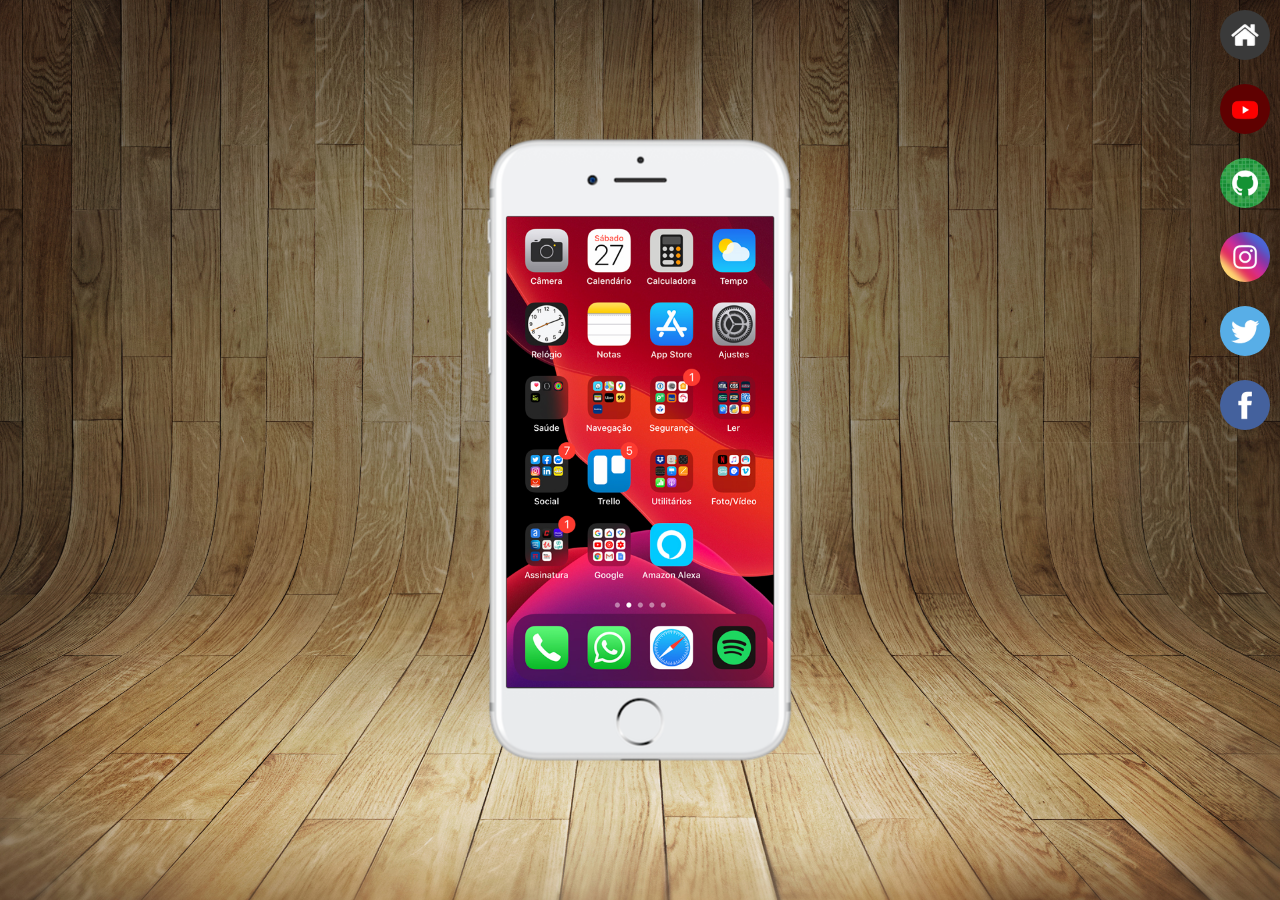
<file: index.html>
<!DOCTYPE html>
<html lang="pt-br">
<head>
    <meta charset="UTF-8">
    <meta name="viewport" content="width=device-width, initial-scale=1.0">
    <link rel="shortcut icon" href="favicon.ico" type="image/x-icon">
    <link rel="stylesheet" href="estilos/style.css">
    
    <title>Projeto Redes Sociais</title>
</head>
<body>
   <main>
    <section id="telefone">
        <iframe src="home.html" name="tela" id="tela" frameborder="0">
            Seu navegador não é compativel com isso.
        </iframe>
    </section>
    <section id="redes-sociais">
        <a href="home.html" target="tela"><img src="imagens/logo-home.jpg" alt="Home"></a><br>
        
        <a href="youtube.html" target="tela"><img src="imagens/logo-youtube.jpg" alt="Youtube"></a><br>

        <a href="github.html" target="tela"><img src="imagens/logo-github.jpg" alt="Github"></a><br>
        
        <a href="instagram.html" target="tela"><img src="imagens/logo-instagram.jpg" alt="Instagram"></a><br>

        <a href="Twitter.html" target="tela"><img src="imagens/logo-twitter.jpg" alt="Twitter"></a><br>
        
        <a href="facebook.html" target="tela"><img src="imagens/logo-facebook.jpg" alt="Facebook"></a>
    </section>
   </main>
    
</body>
</html>
</file>
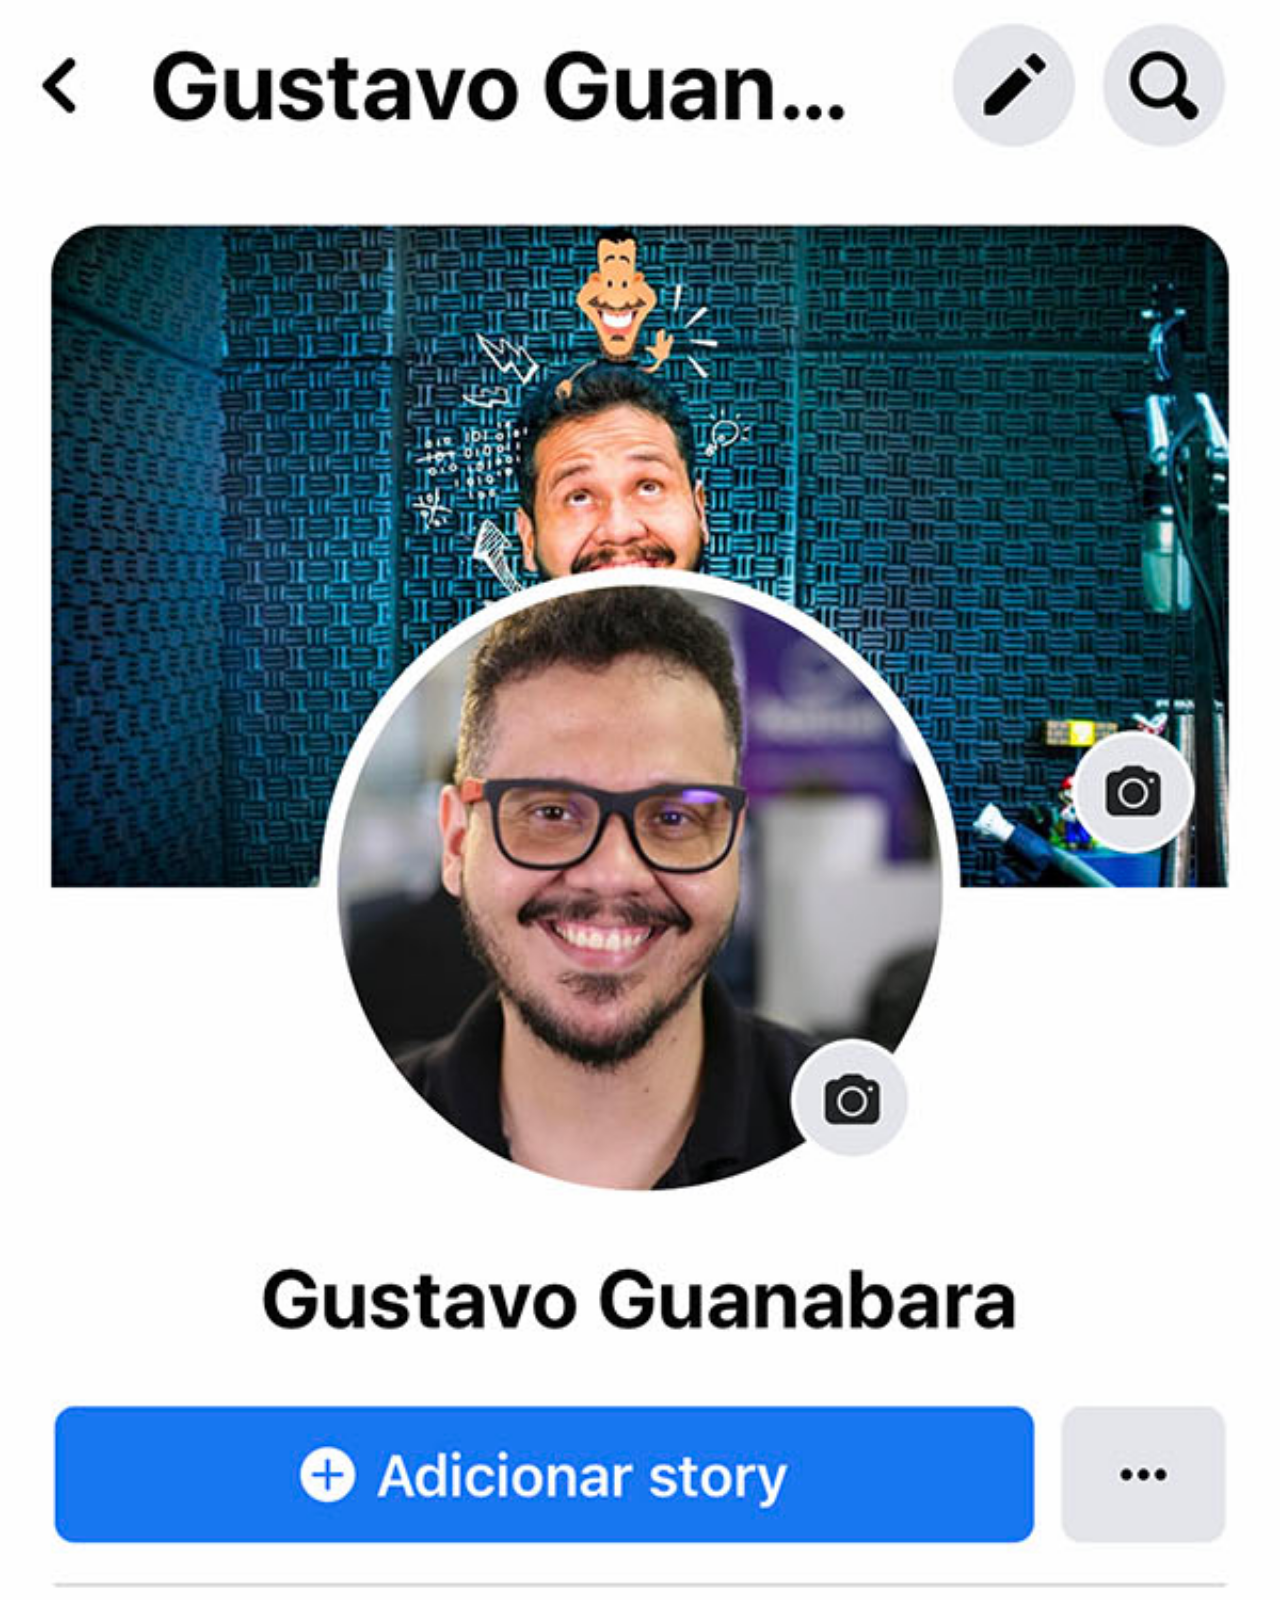
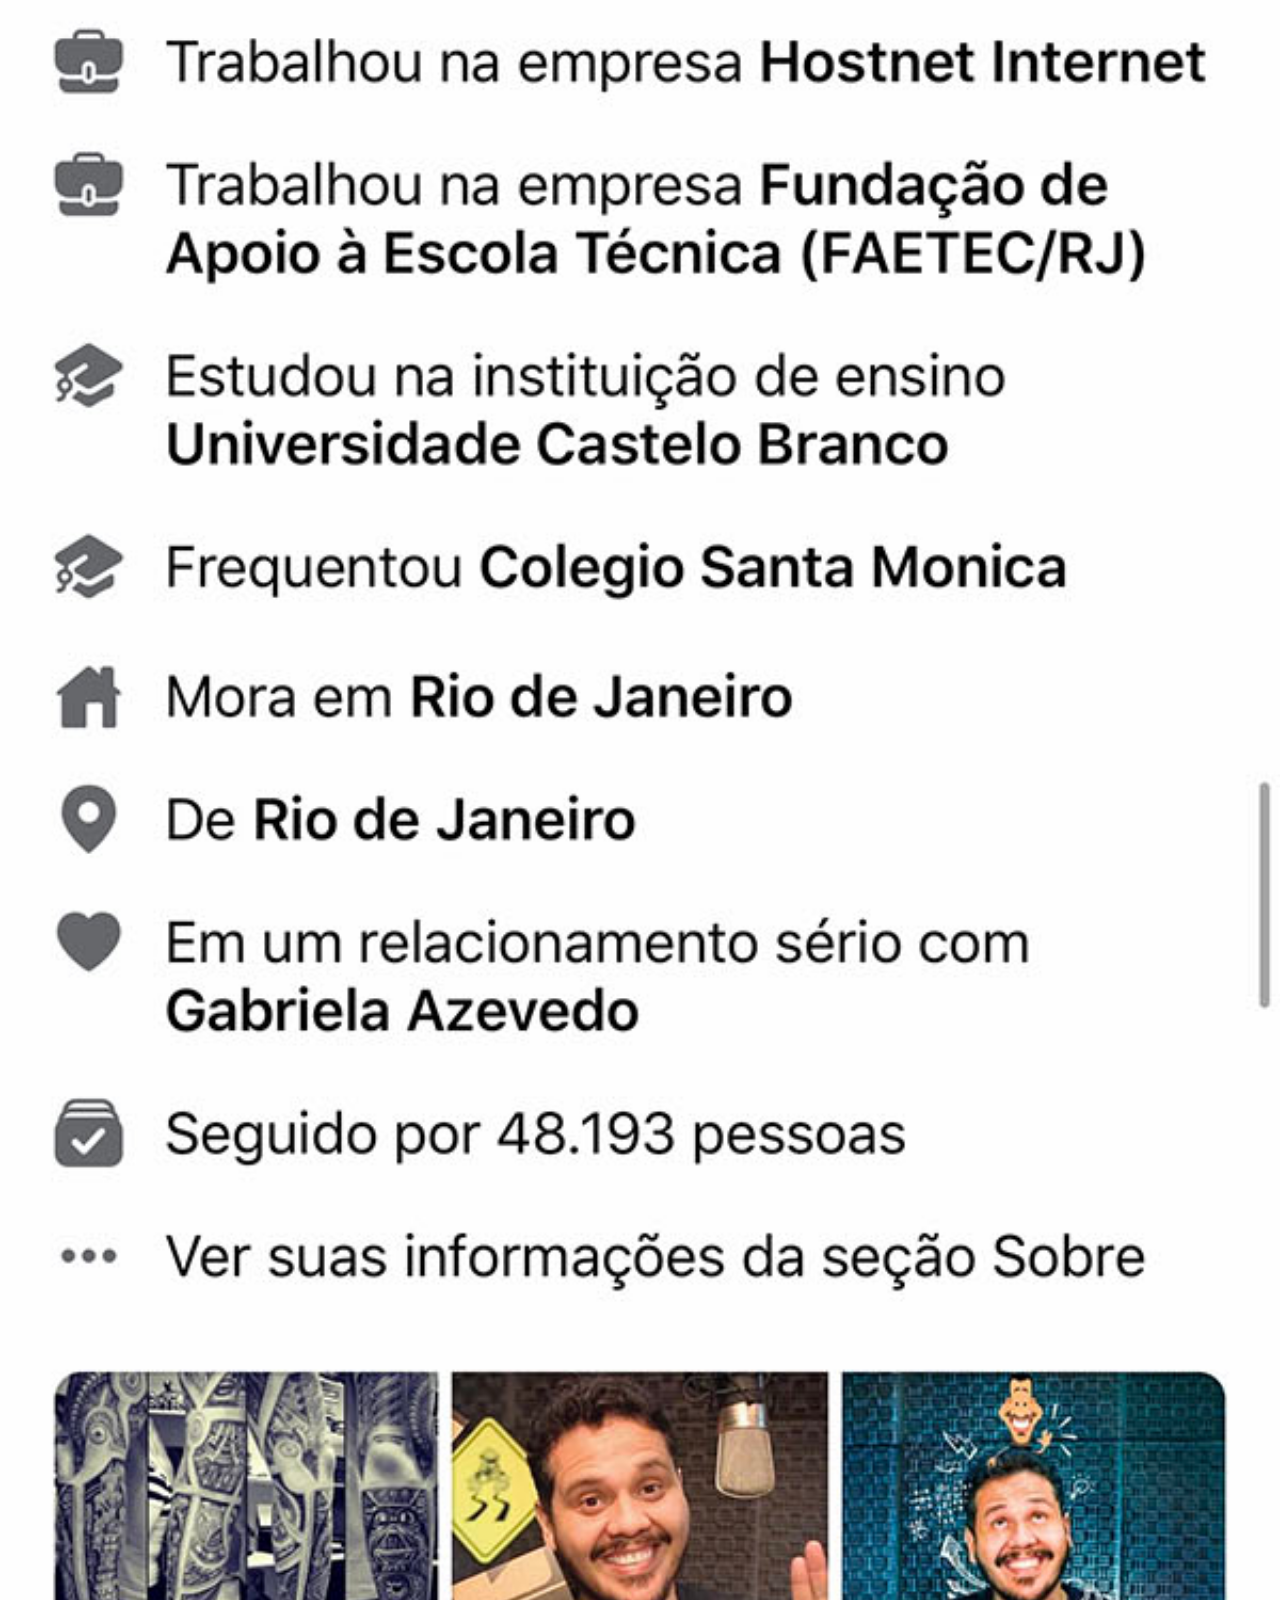
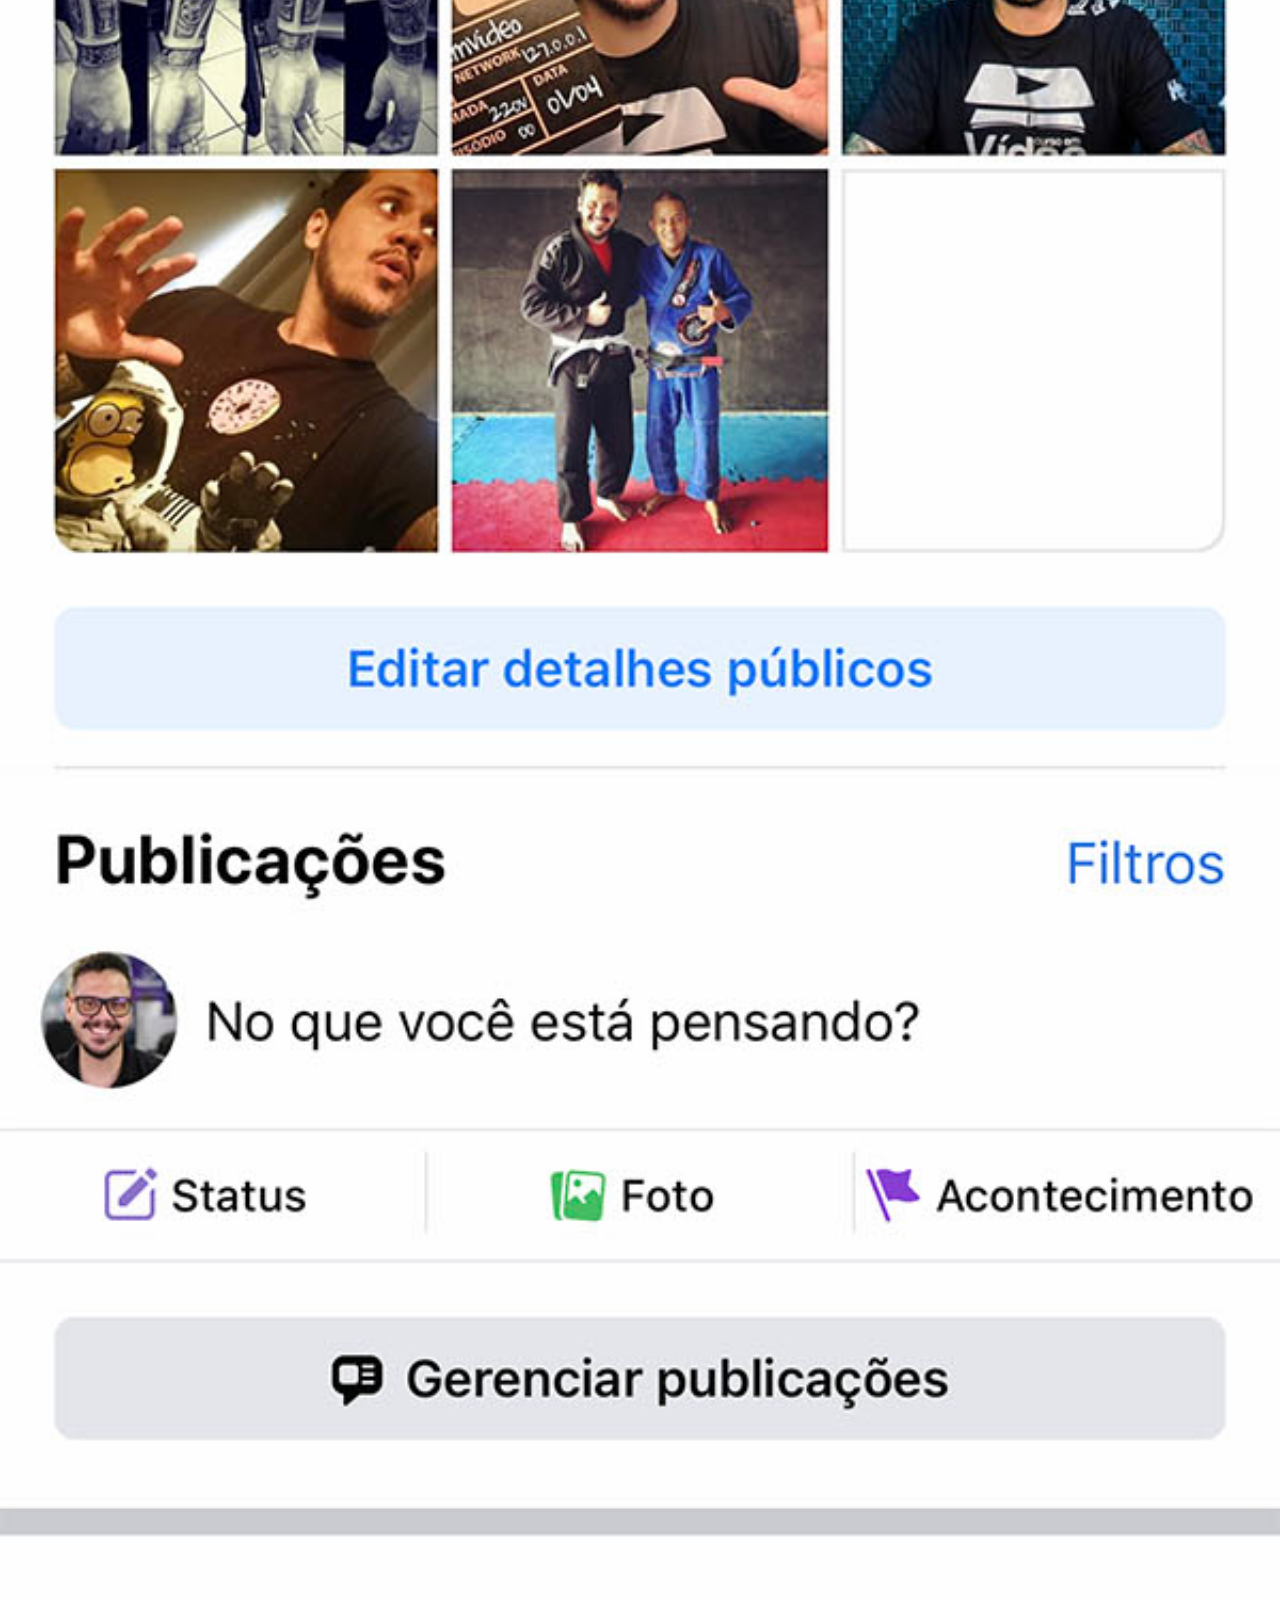
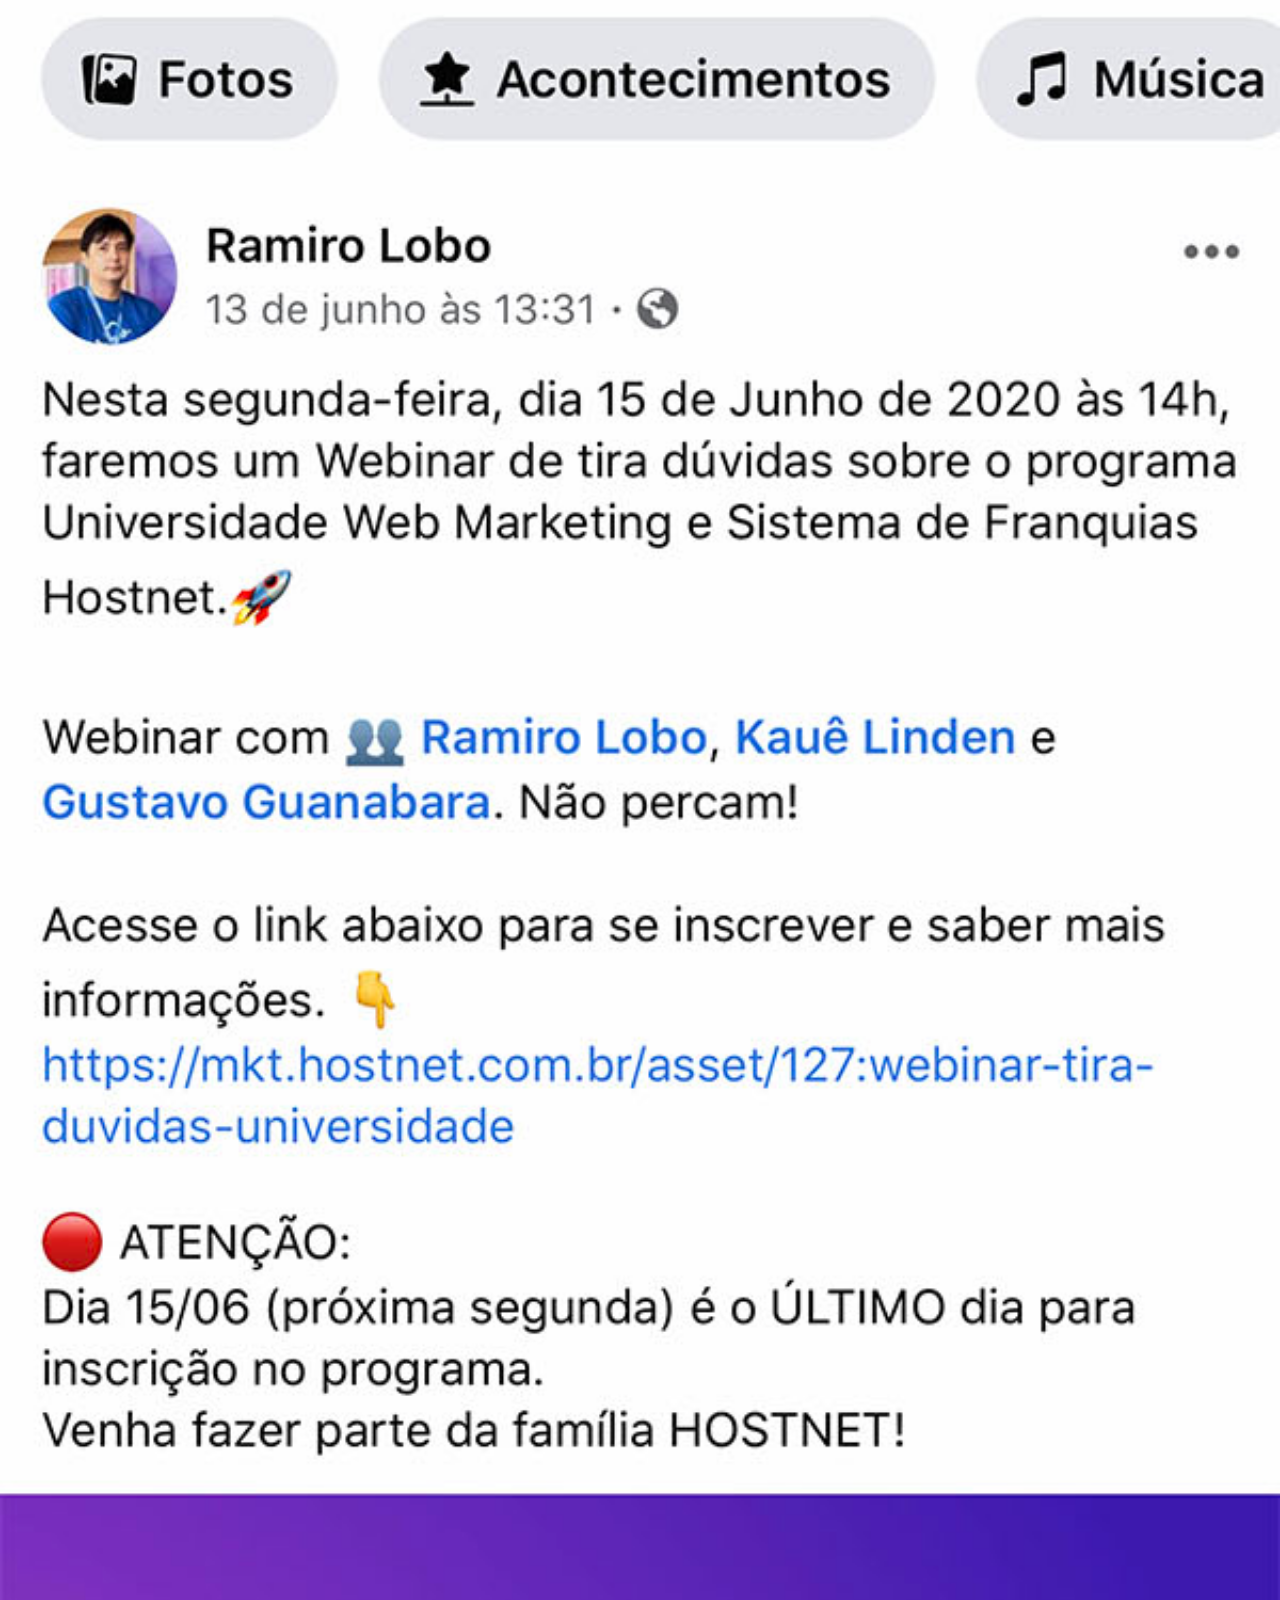
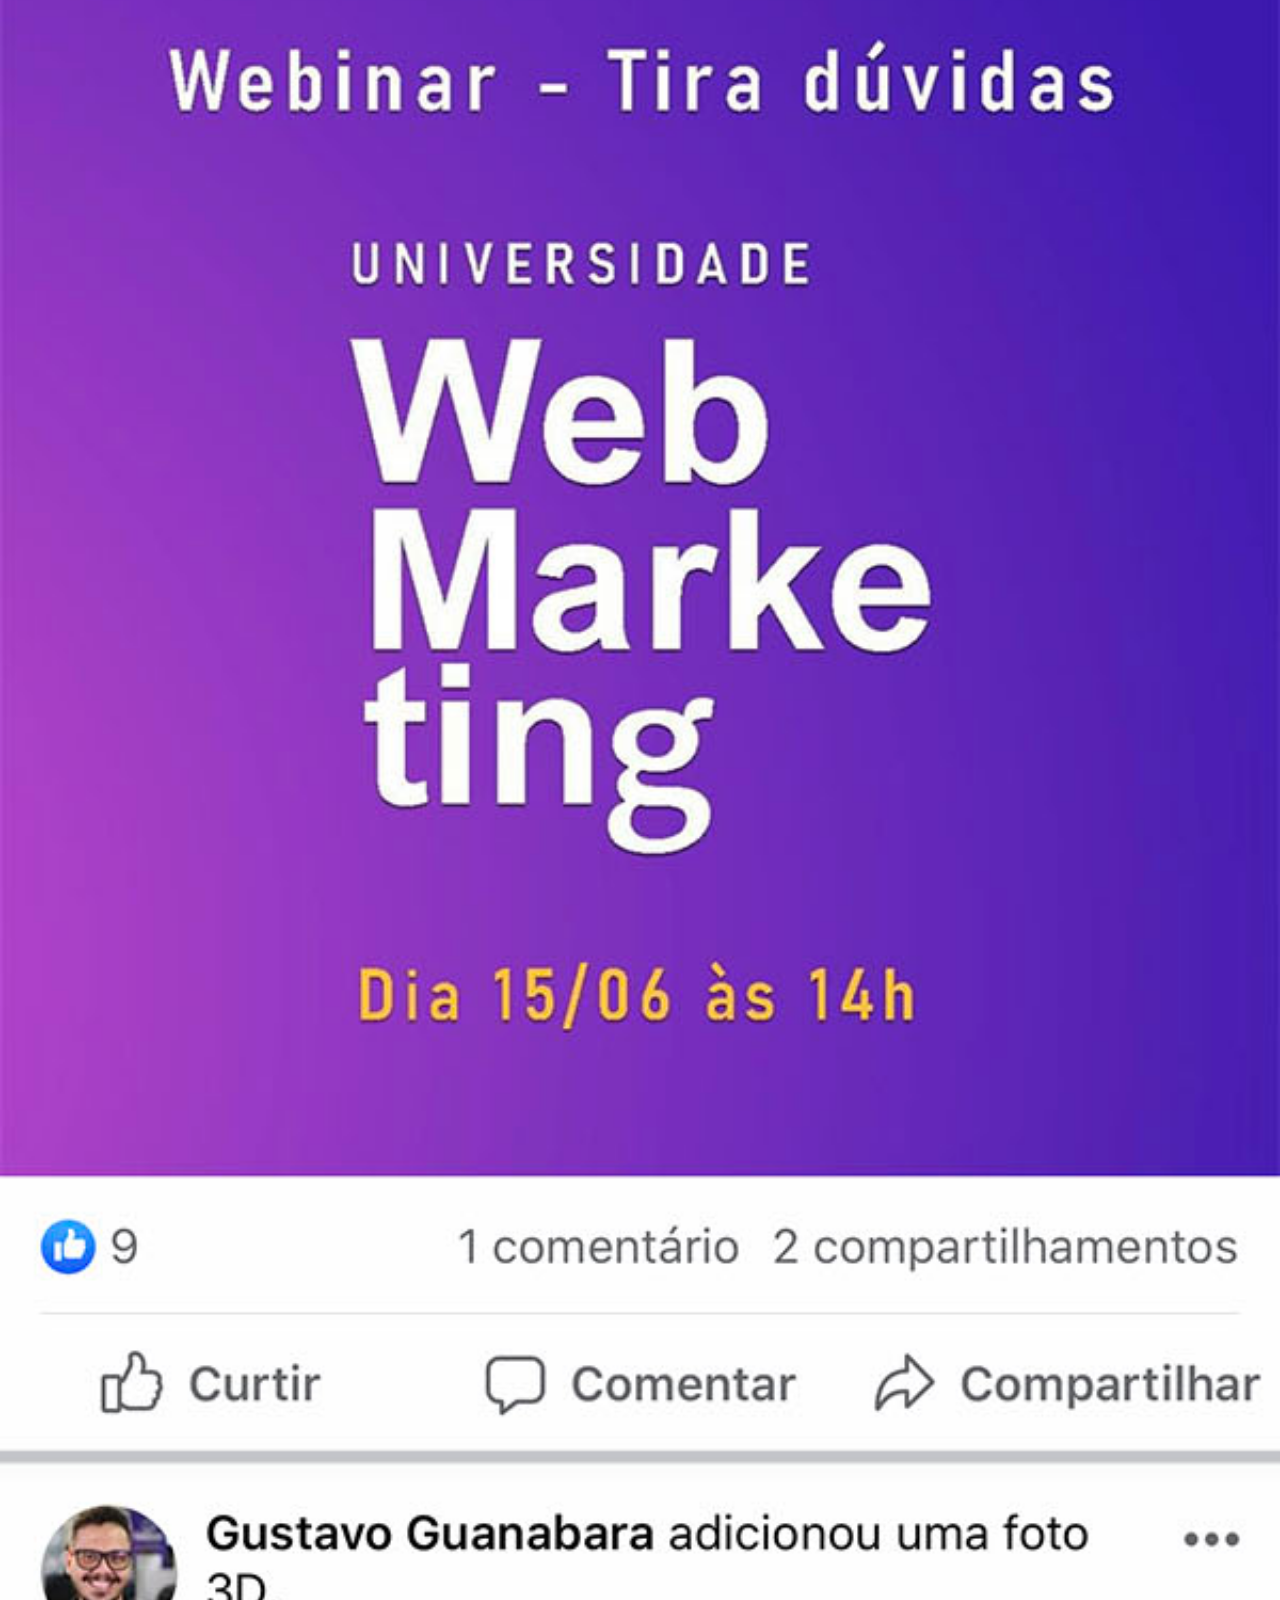
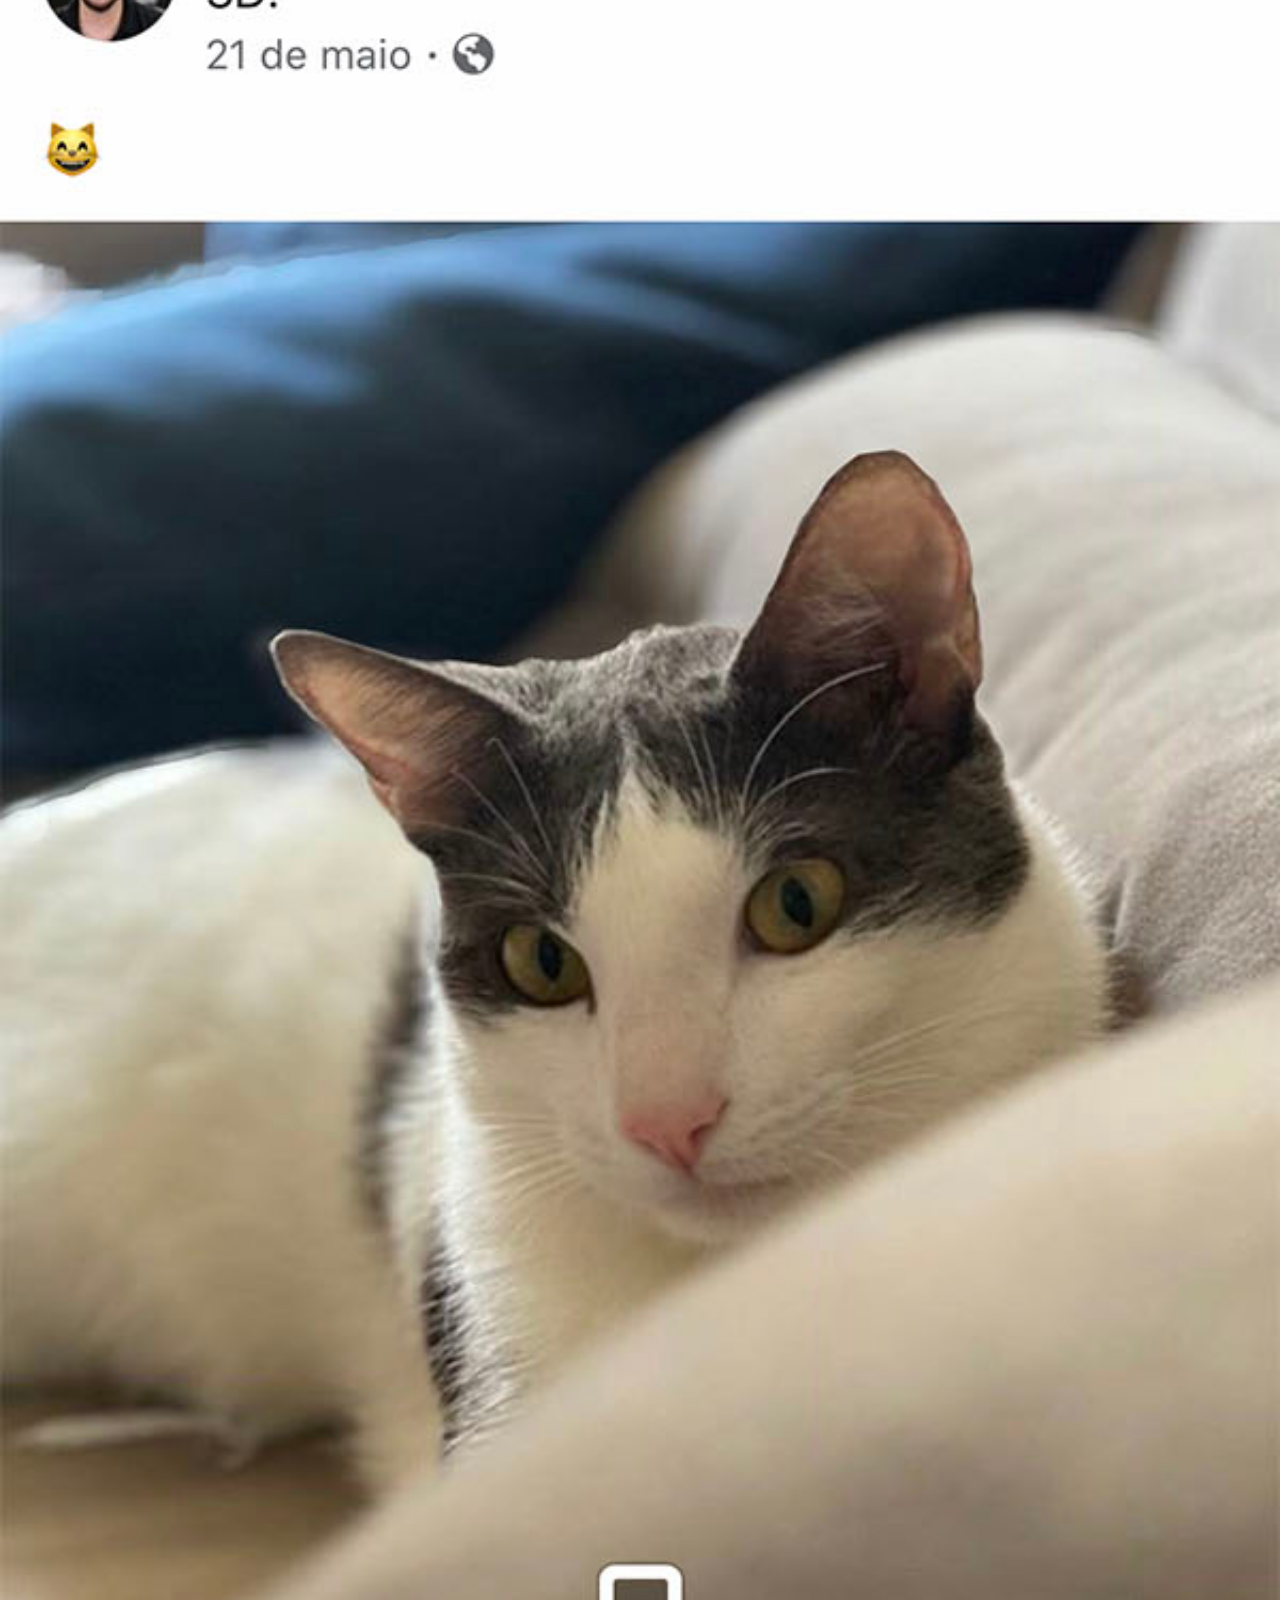
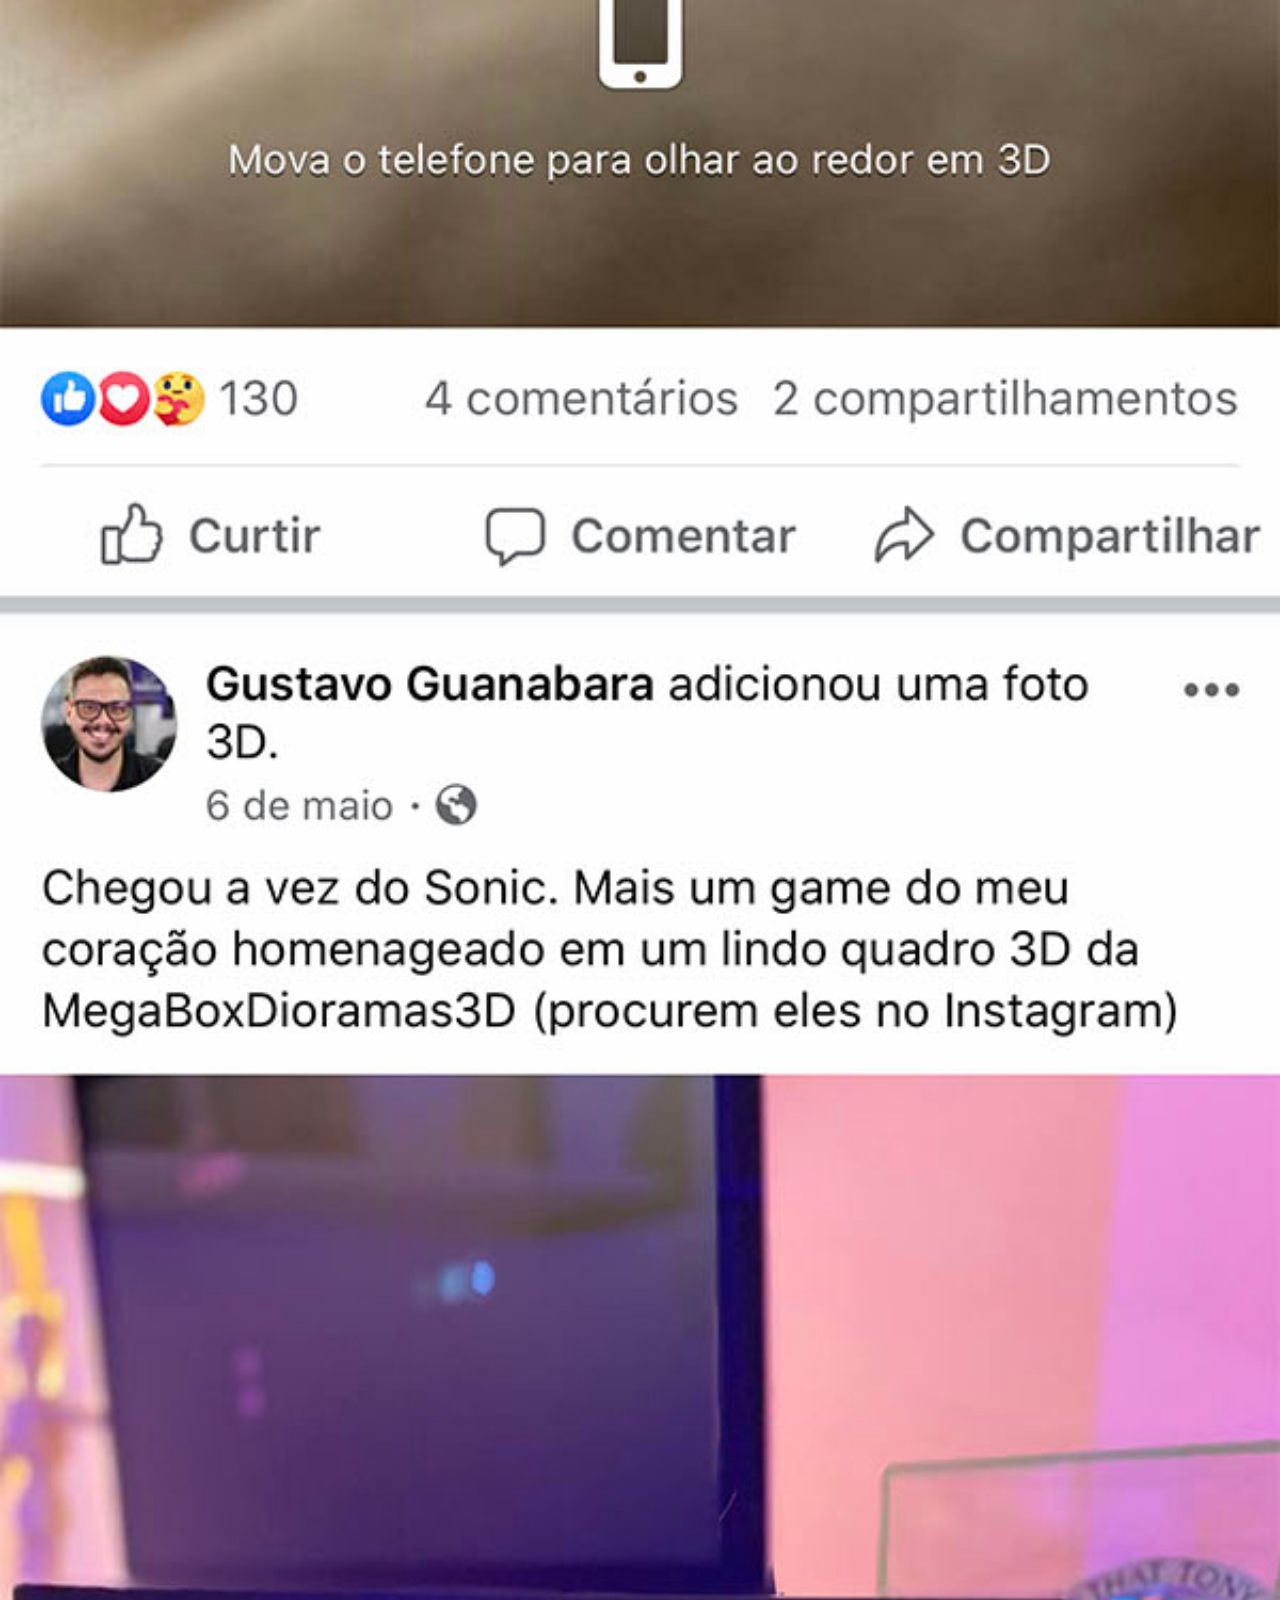
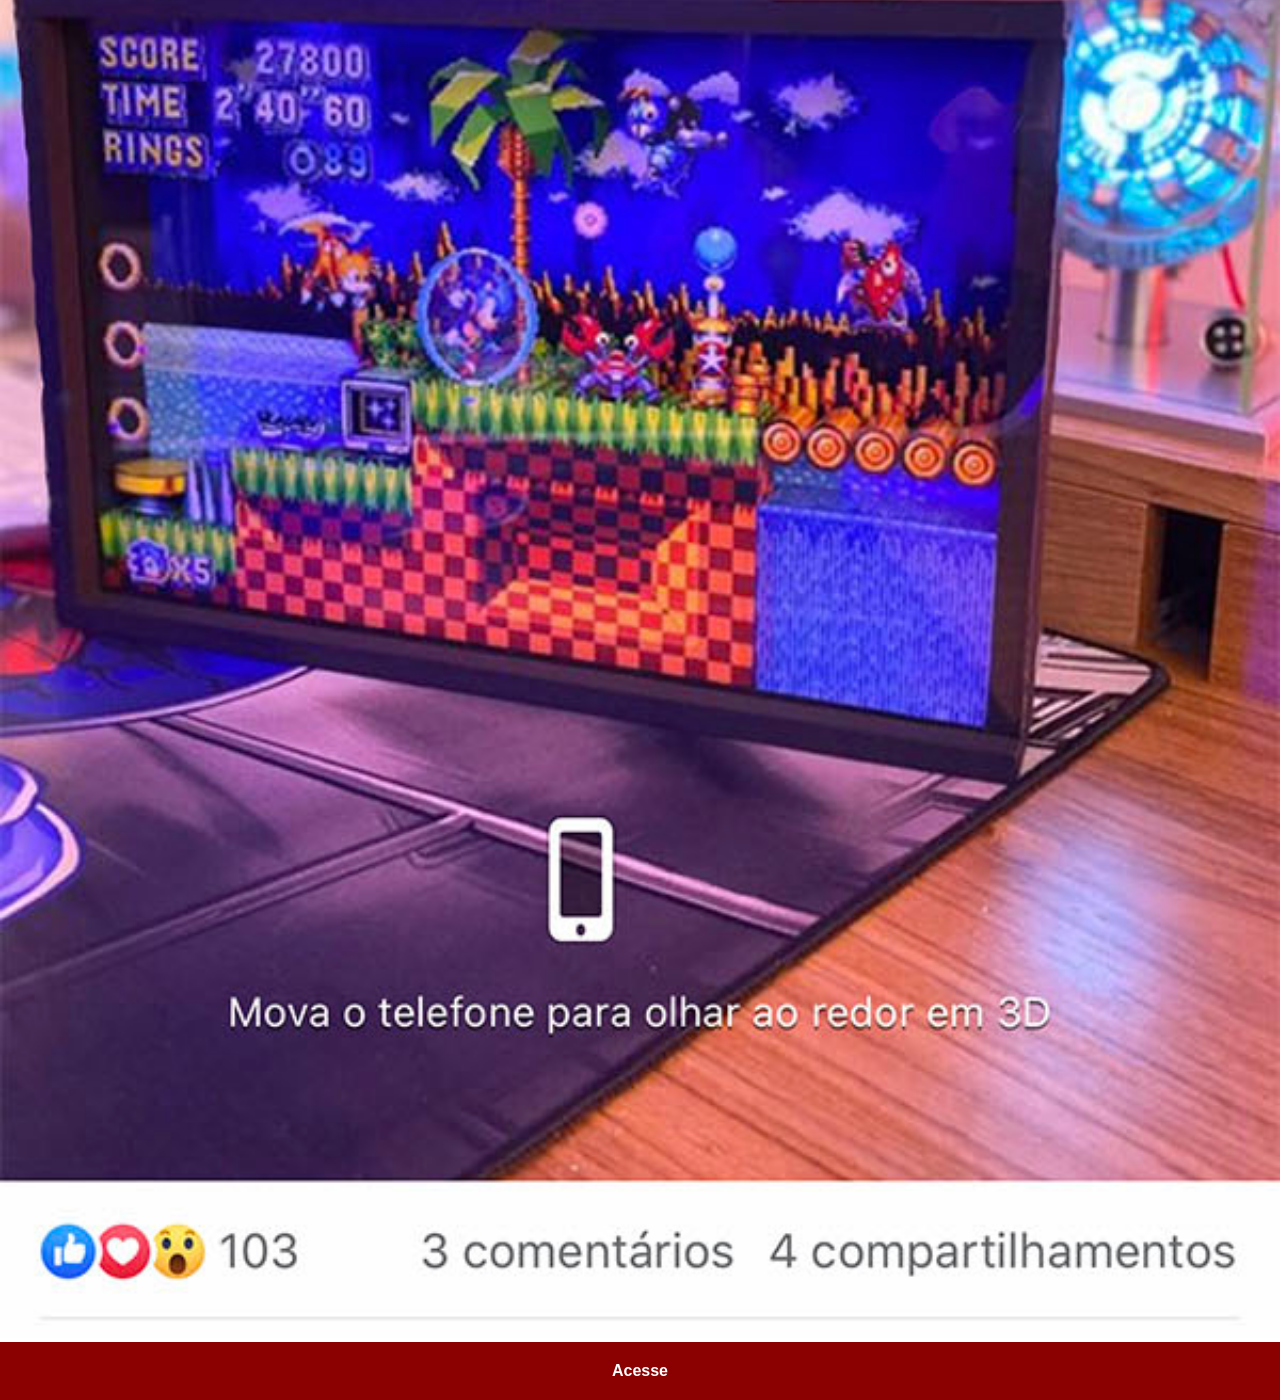
<file: facebook.html>
<!DOCTYPE html>
<html lang="en">
<head>
    <meta charset="UTF-8">
    <meta name="viewport" content="width=device-width, initial-scale=1.0">
    <title>Facebook</title>
    <link rel="stylesheet" href="estilos/social.css">
</head>
<body>
    <img src="imagens/tela-facebook.jpg" alt="Facebook">
    
    <a href="https://www.facebook.com/gustavoguanabara?locale=pt_BR" target="_blank">Acesse</a>
    
</body>
</html>
</file>
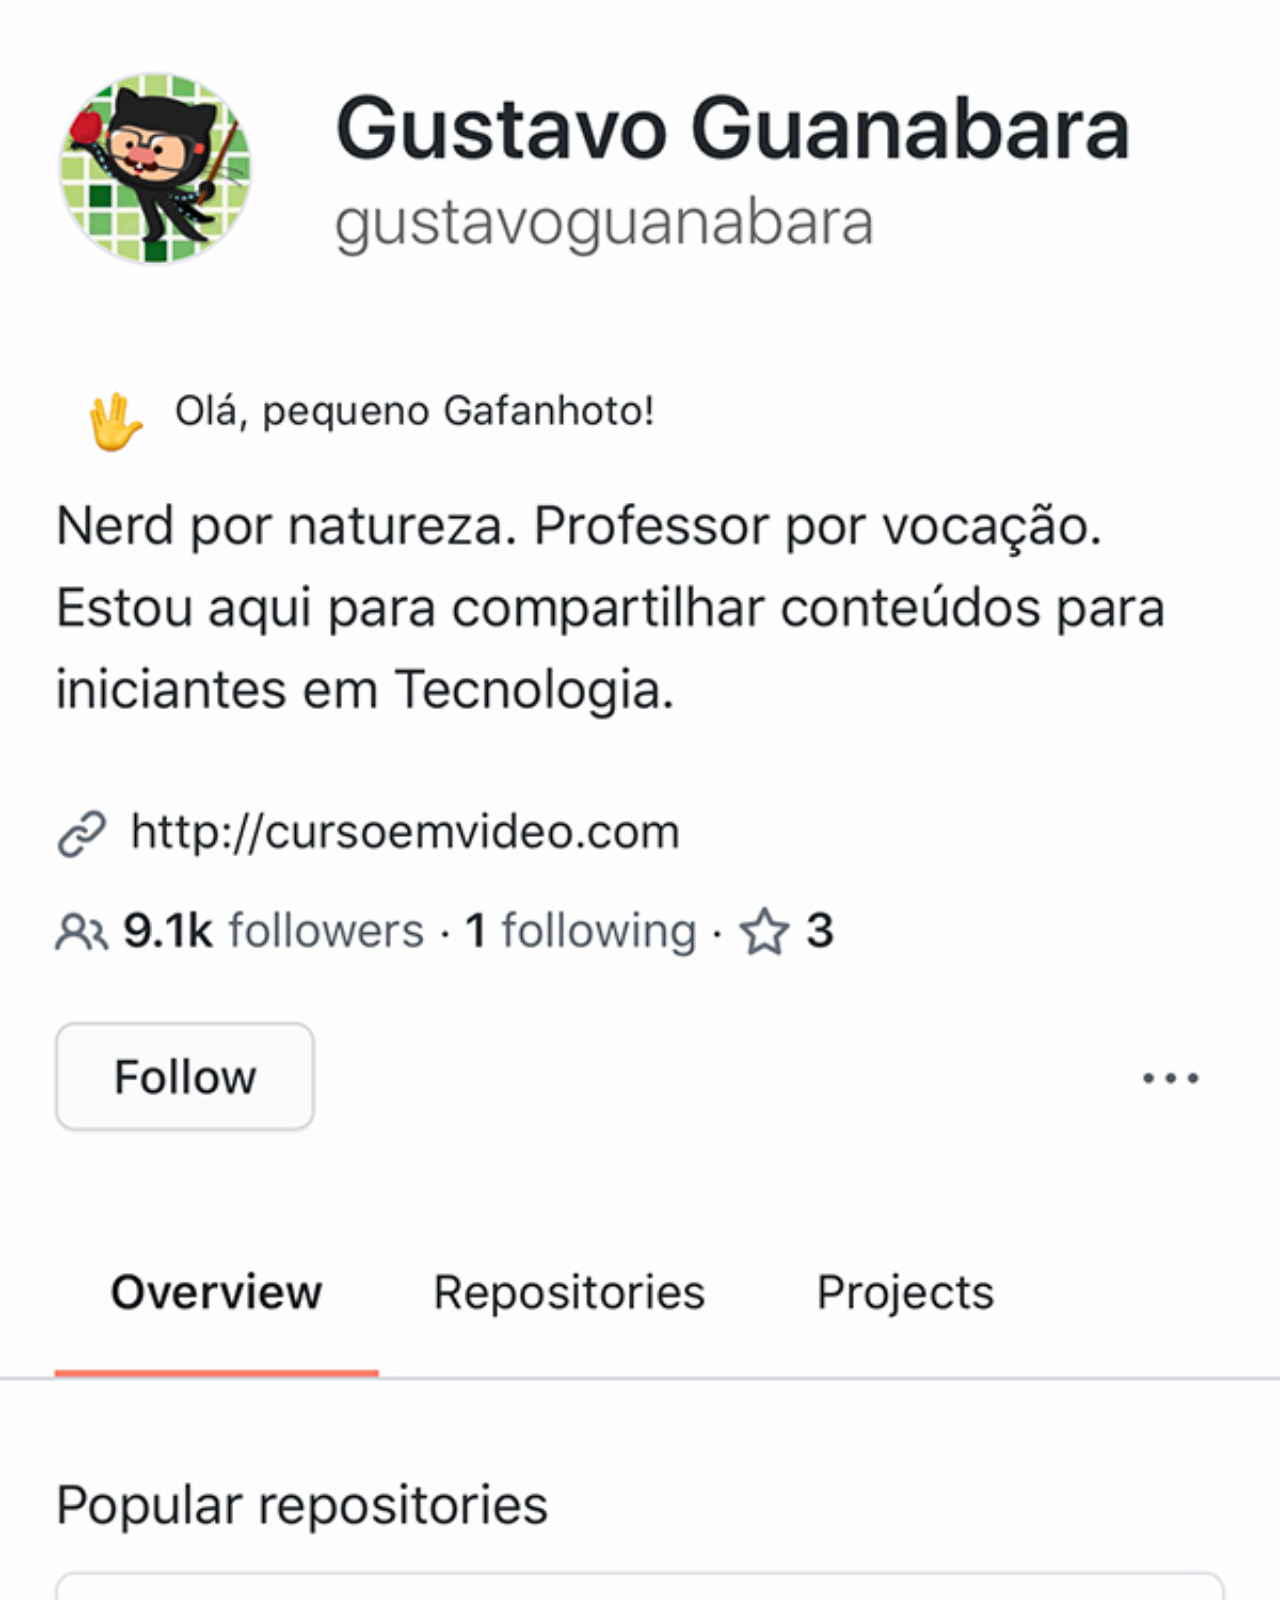
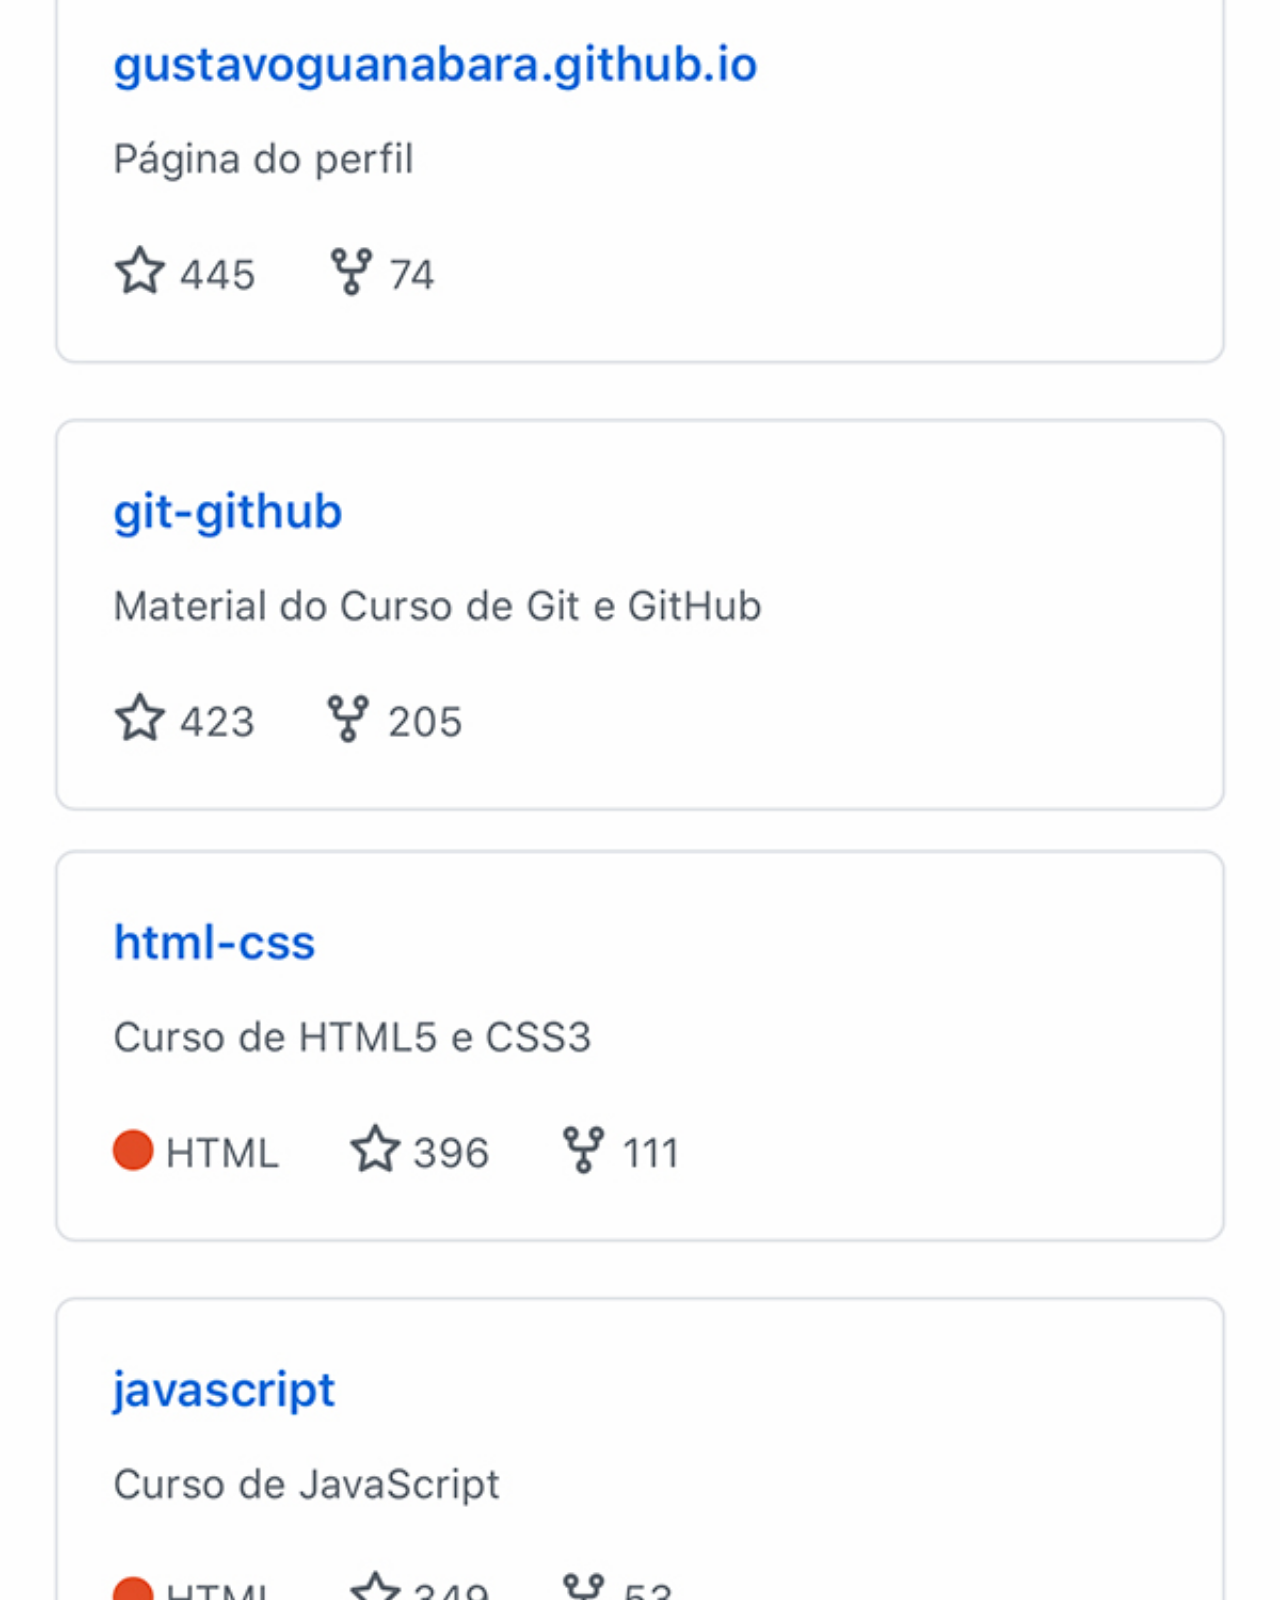
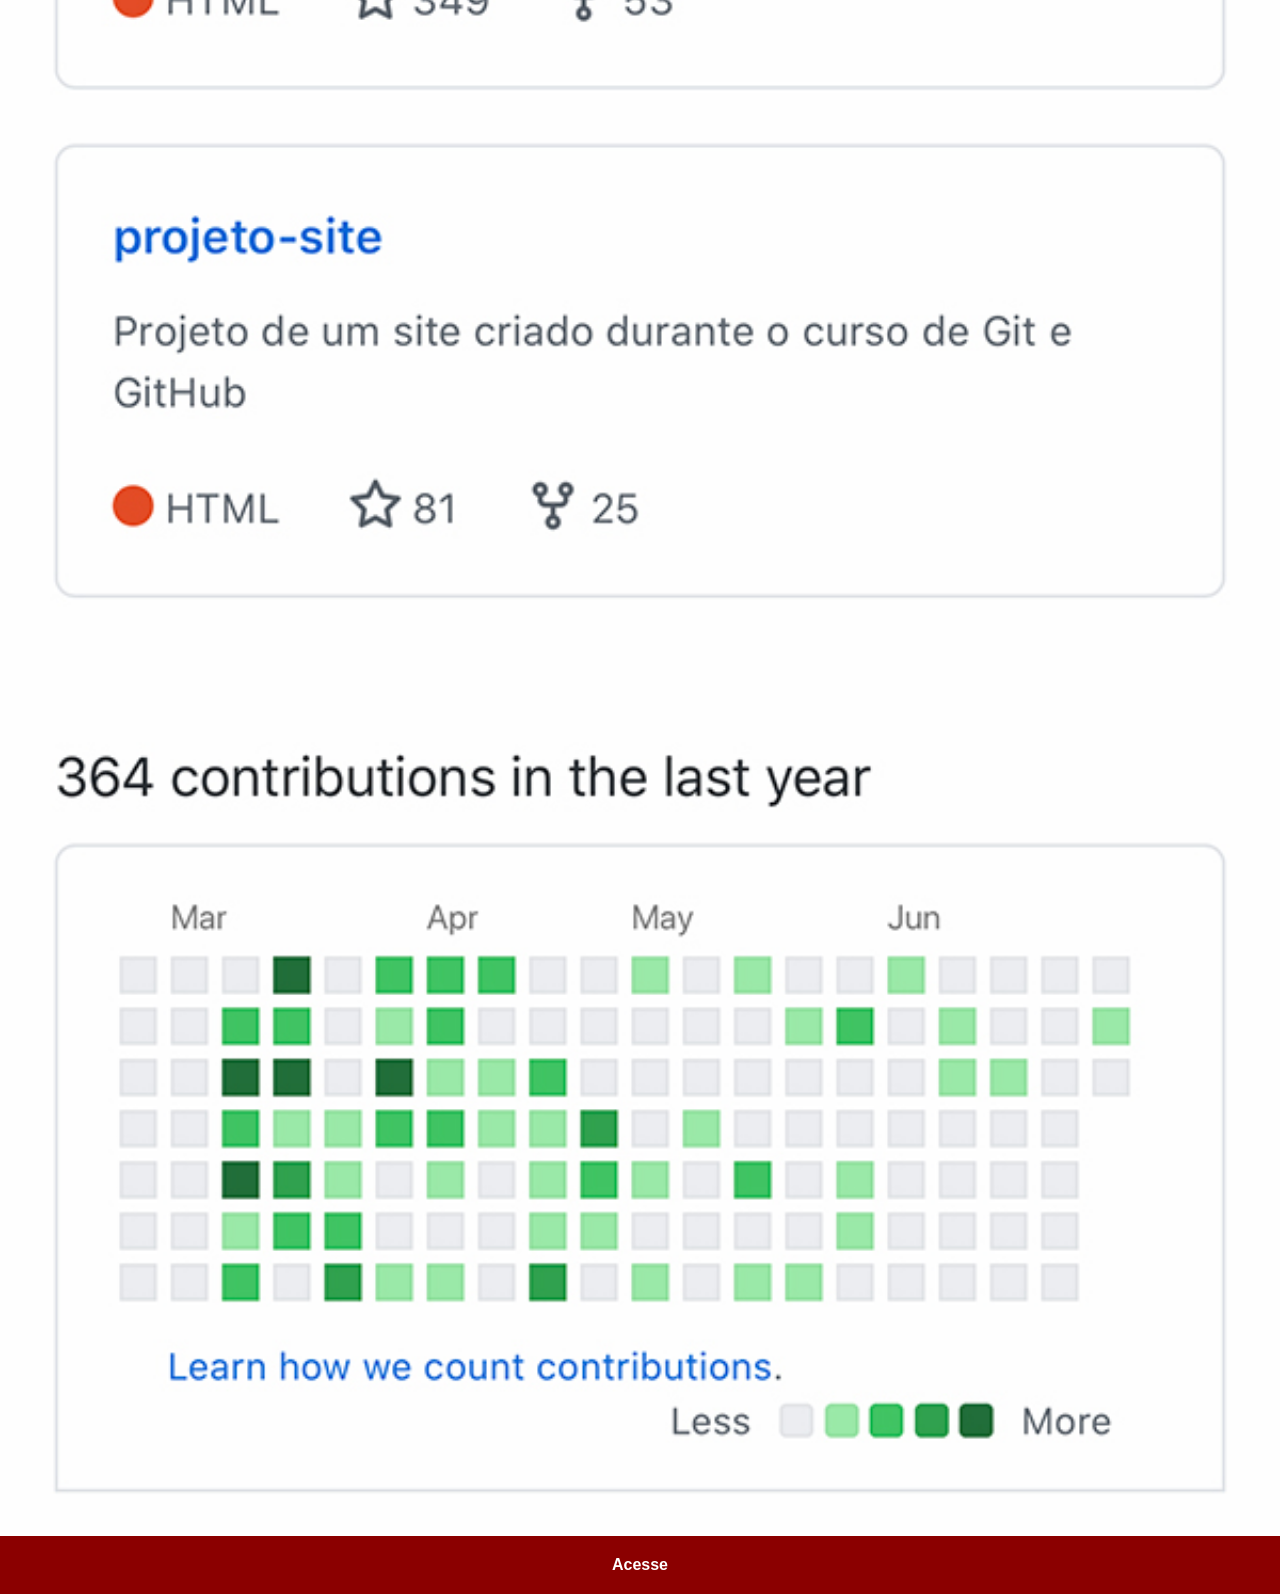
<file: github.html>
<!DOCTYPE html>
<html lang="pt-br">
<head>
    <meta charset="UTF-8">
    <meta name="viewport" content="width=device-width, initial-scale=1.0">
    <title>GitHub</title>
    <link rel="stylesheet" href="estilos/social.css">
</head>
<body>
    <img src="imagens/tela-github.jpg" alt="GitHub">

    <a href="https://github.com/ClaudineiClemente48" target="_blank">Acesse</a>
    
</body>
</html>
</file>
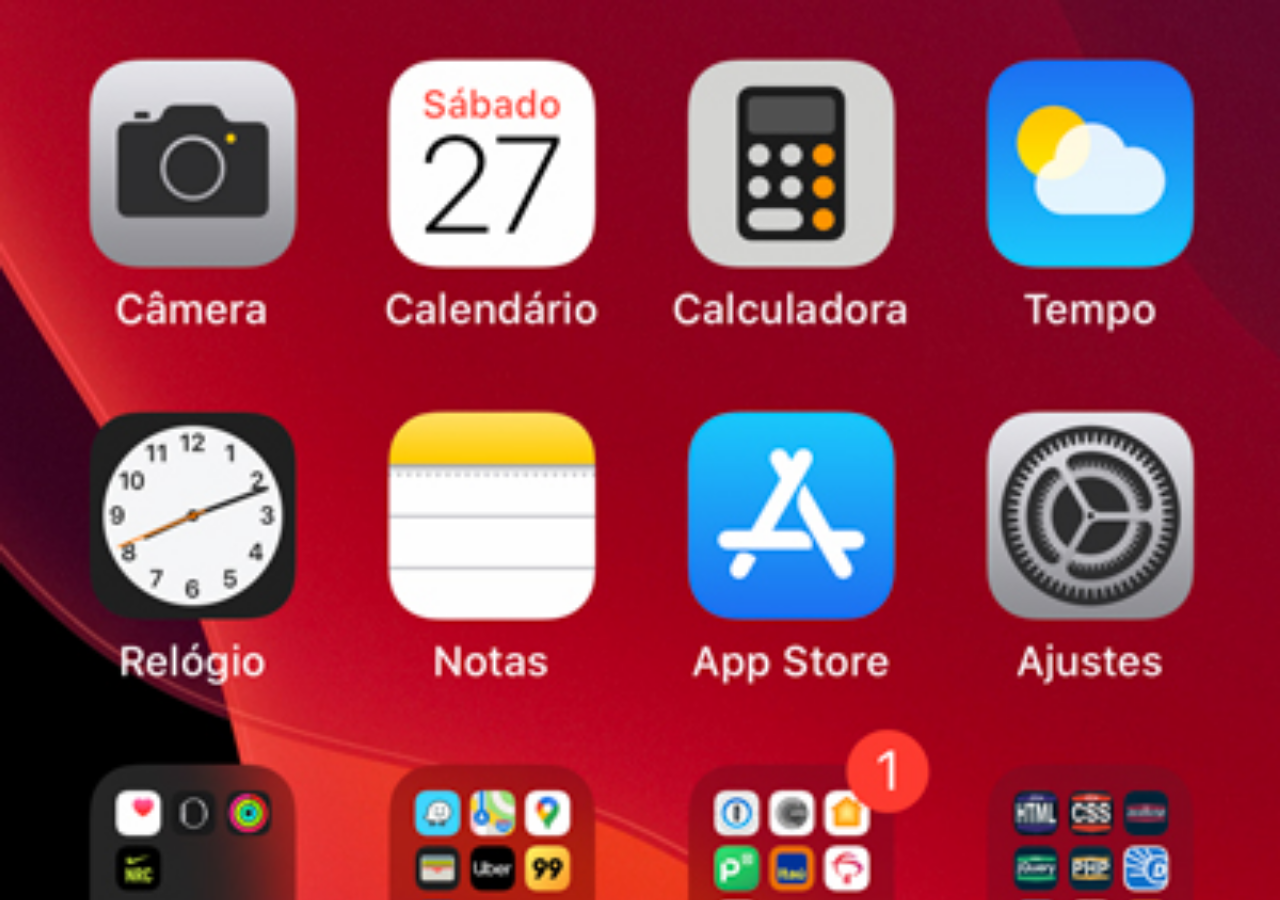
<file: home.html>
<!DOCTYPE html>
<html lang="pt-br">
<head>
    <meta charset="UTF-8">
    <meta name="viewport" content="width=device-width, initial-scale=1.0">
    <title>Home</title>
</head>
<style>
    * {
        margin: 0px;
        padding: 0px;
    }
    body {
        width: 100vw;
        height: 100vh;
        background: black url('imagens/tela-home.jpg') no-repeat top center;
        background-size: cover;
    }
</style>
<body>
    
</body>
</html>
</file>
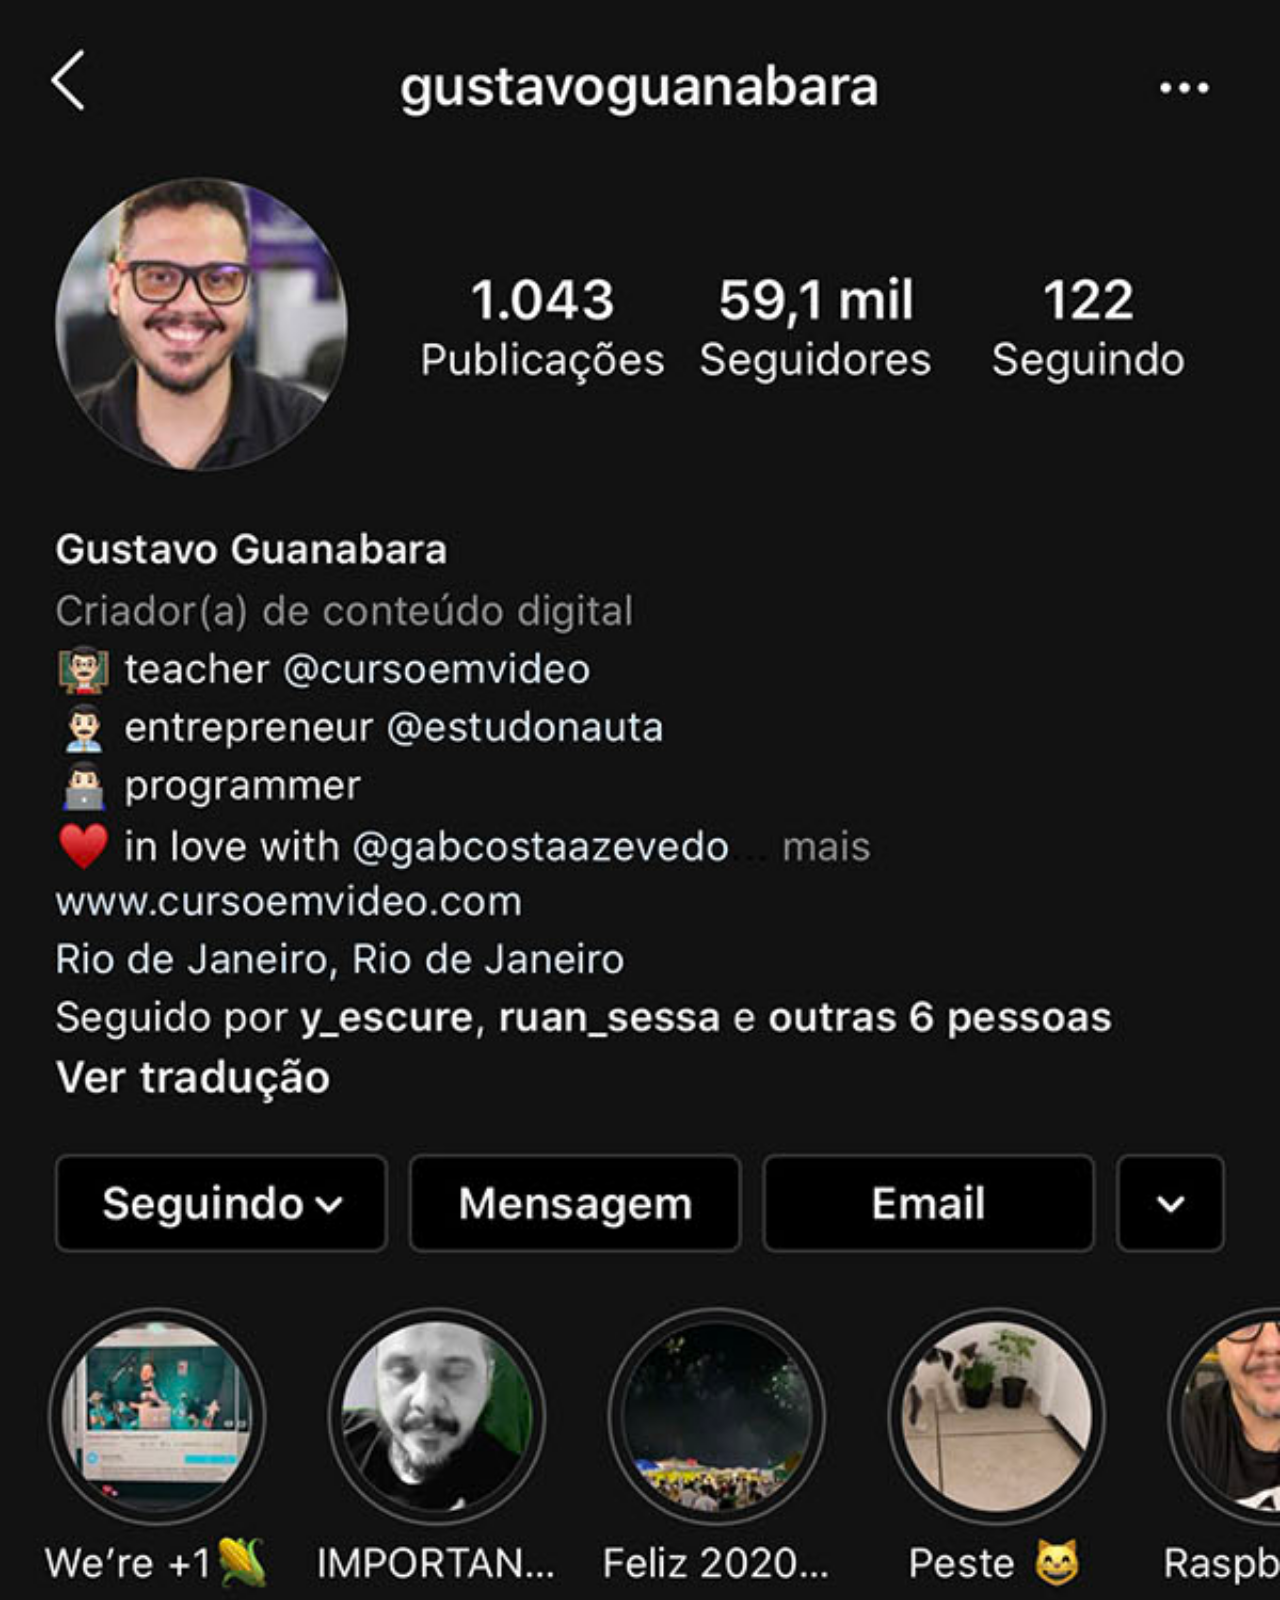
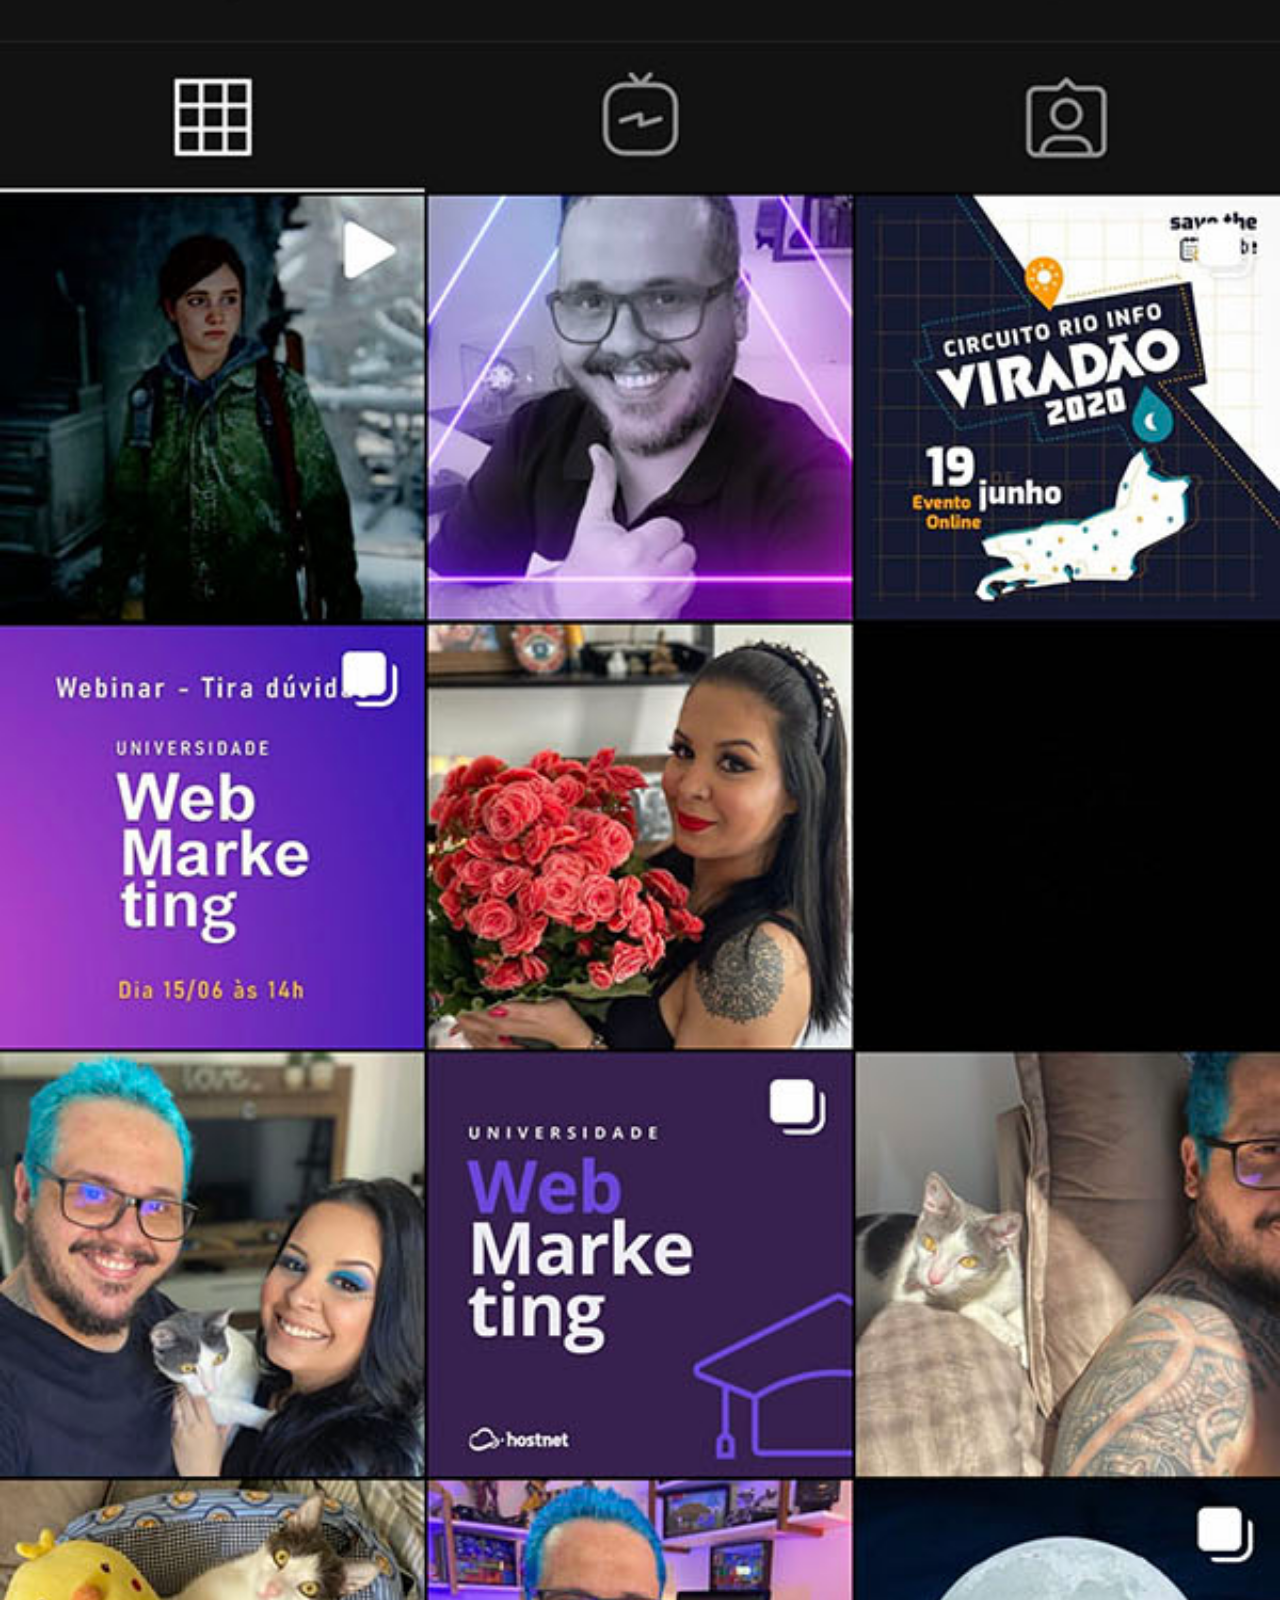
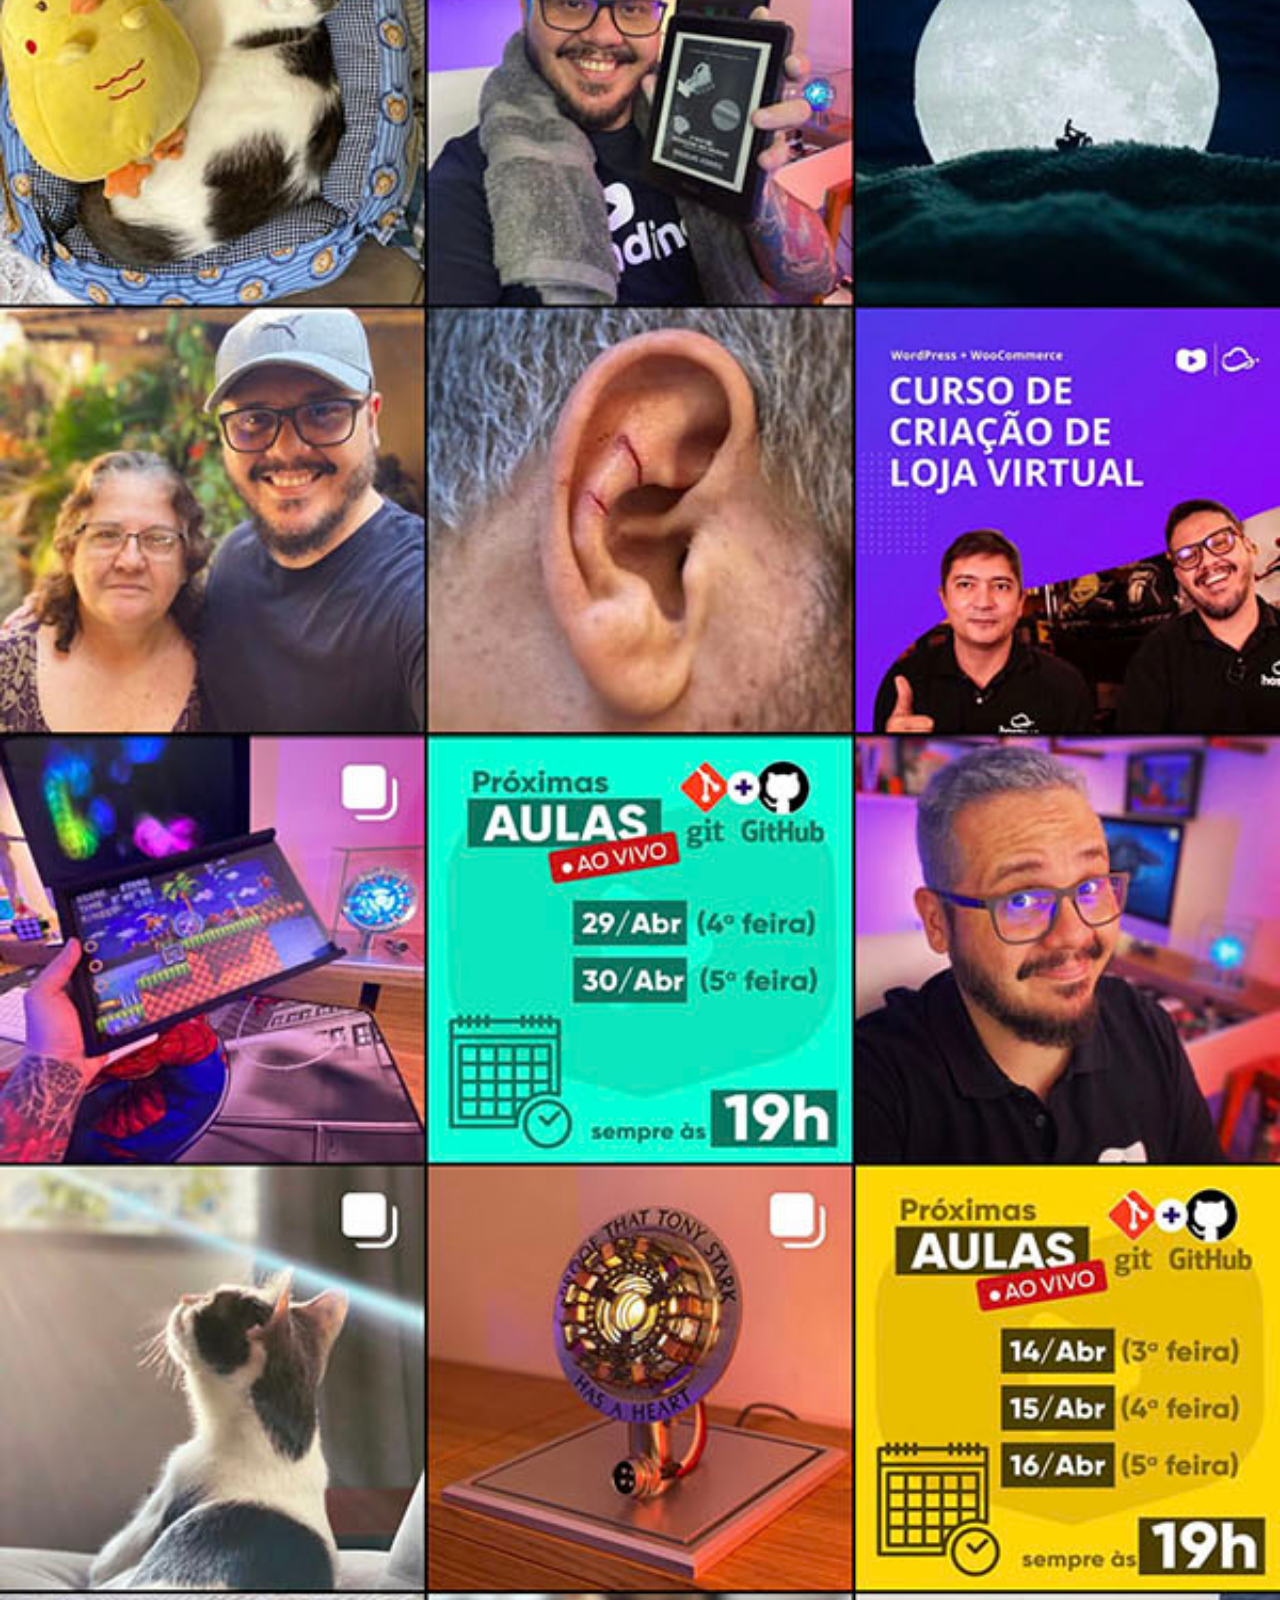
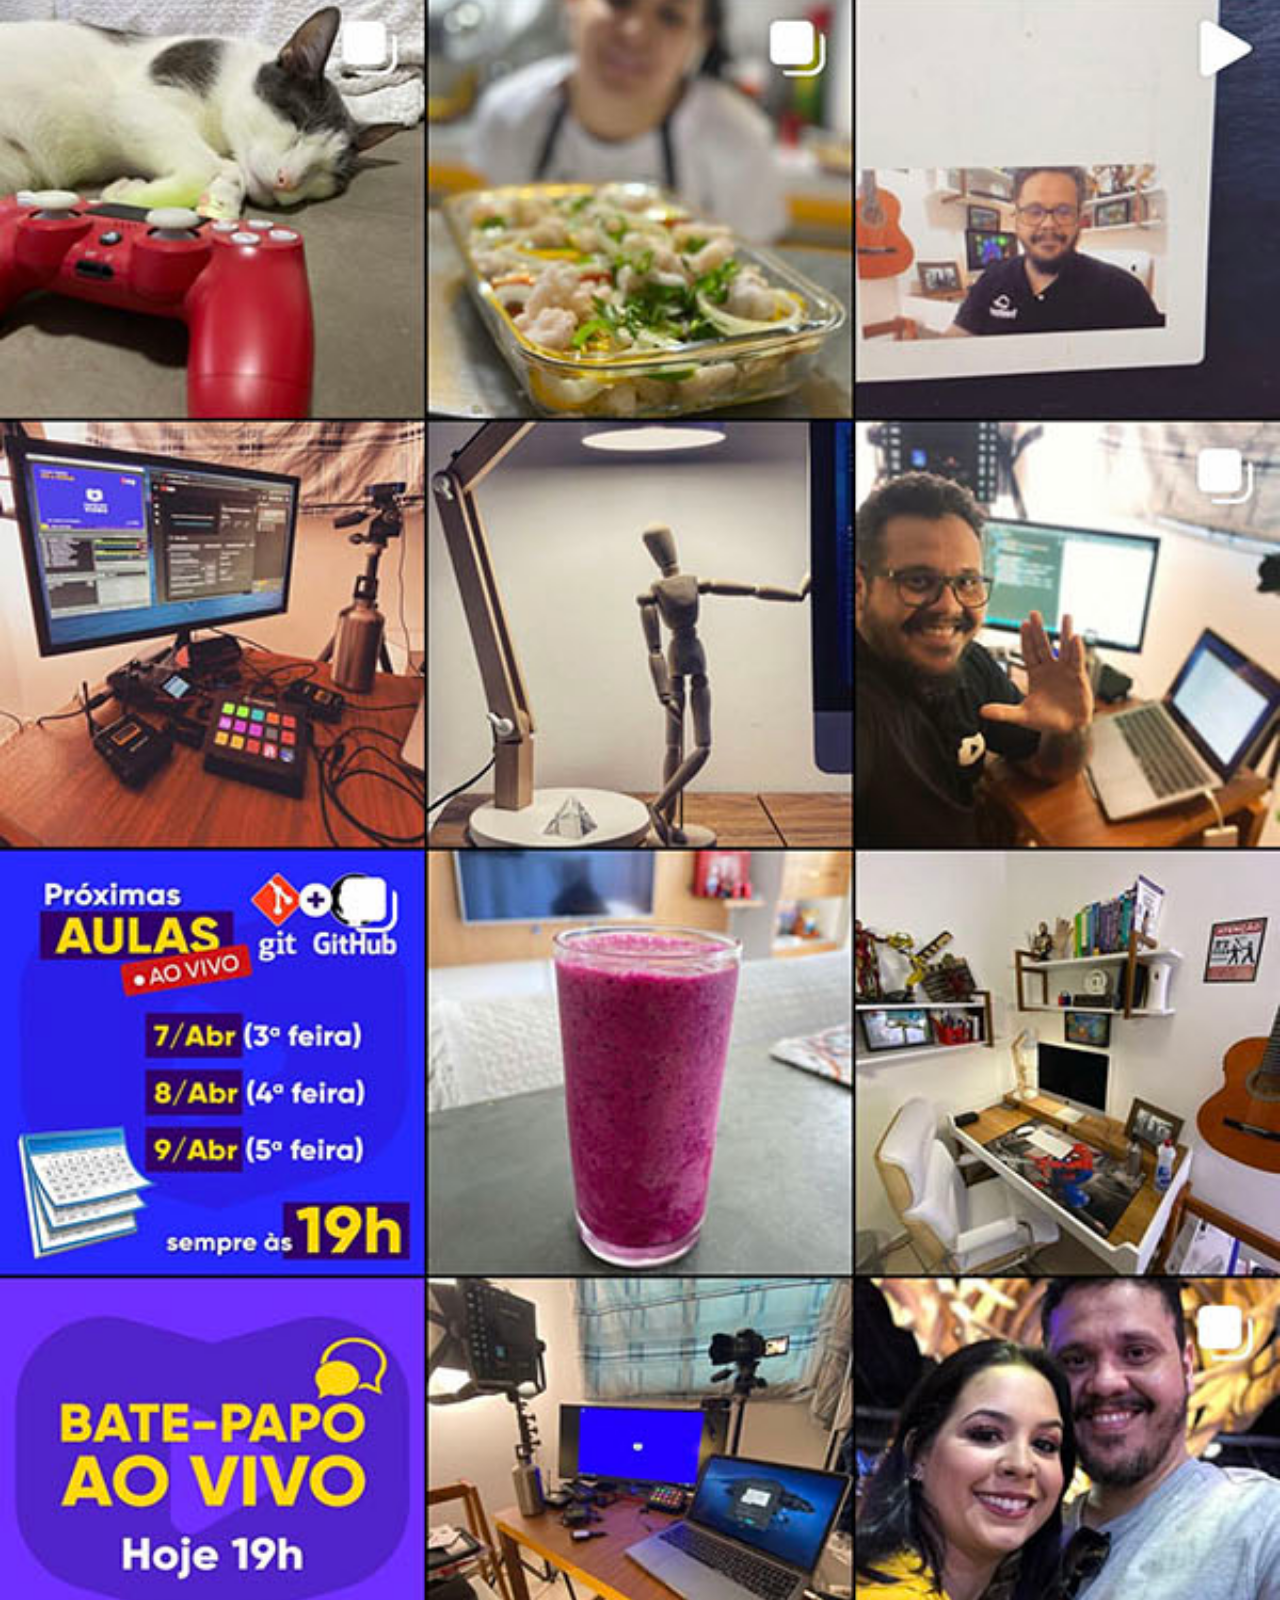
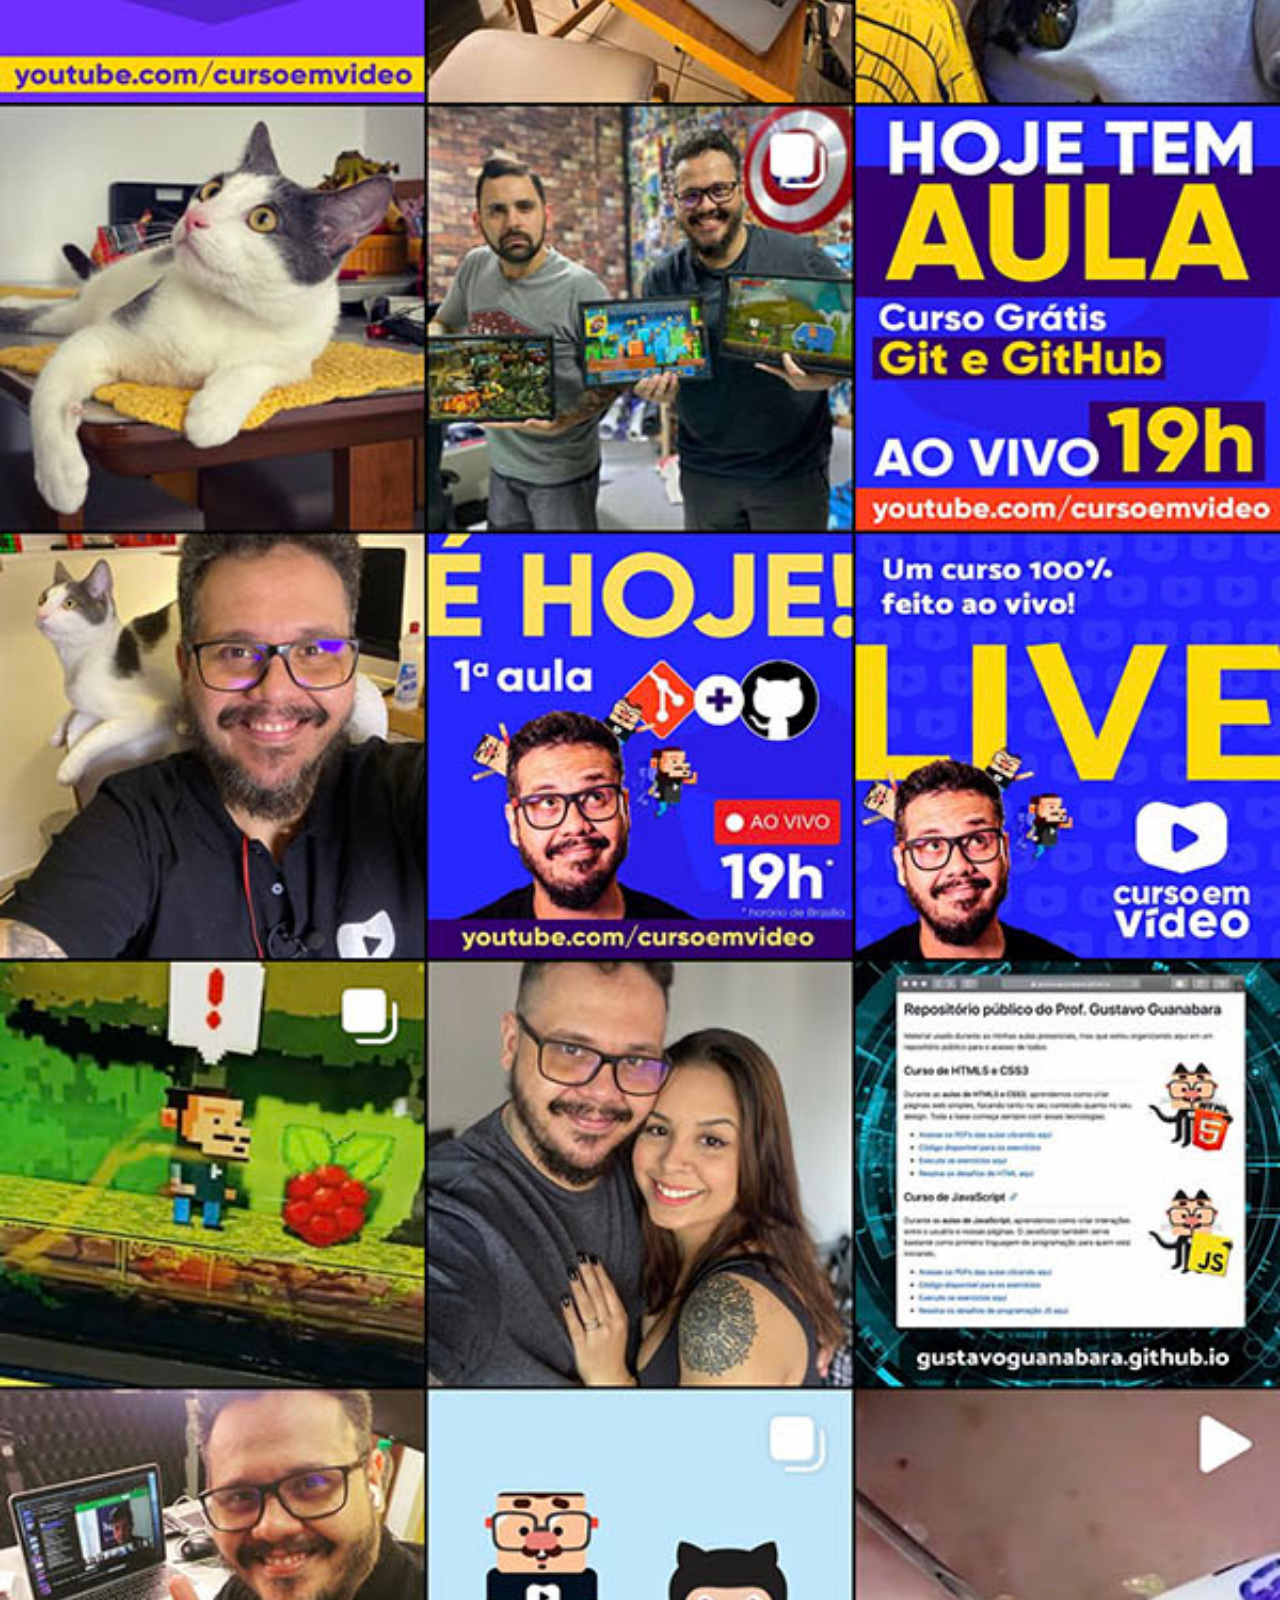
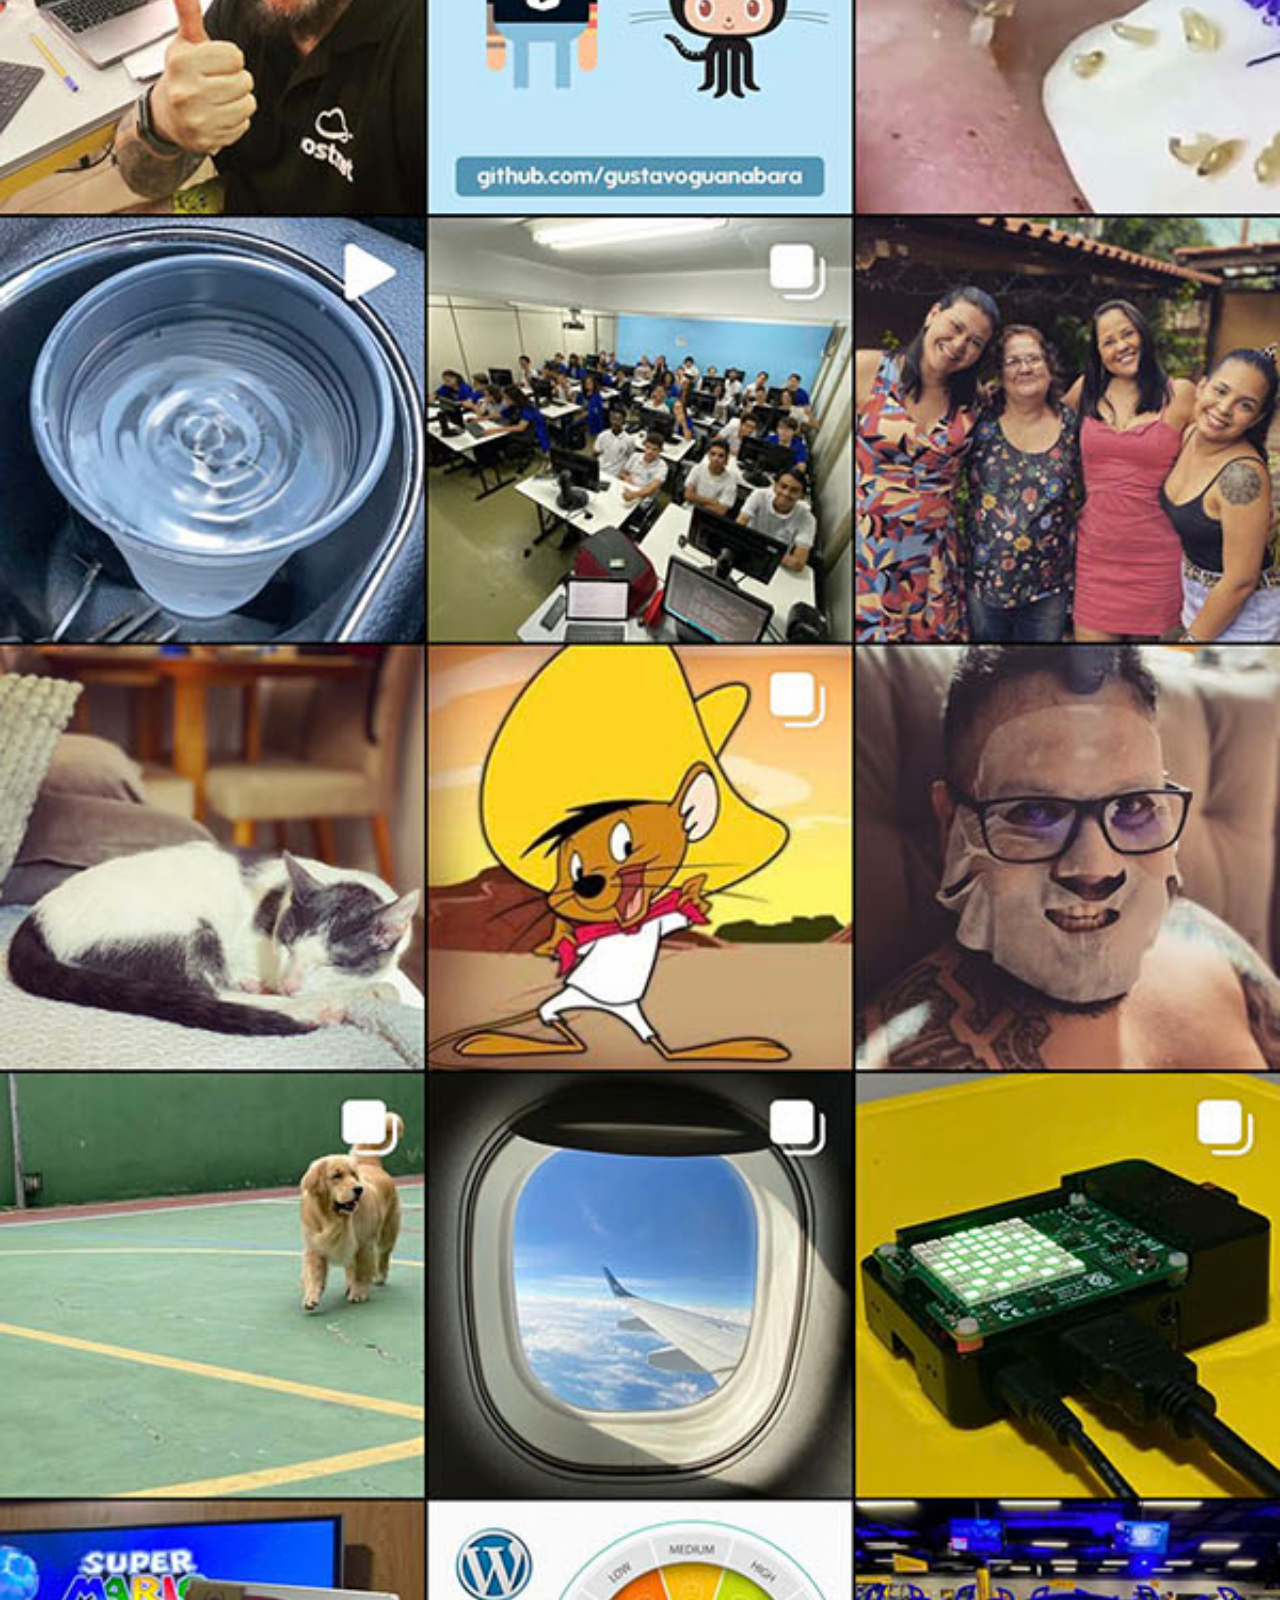
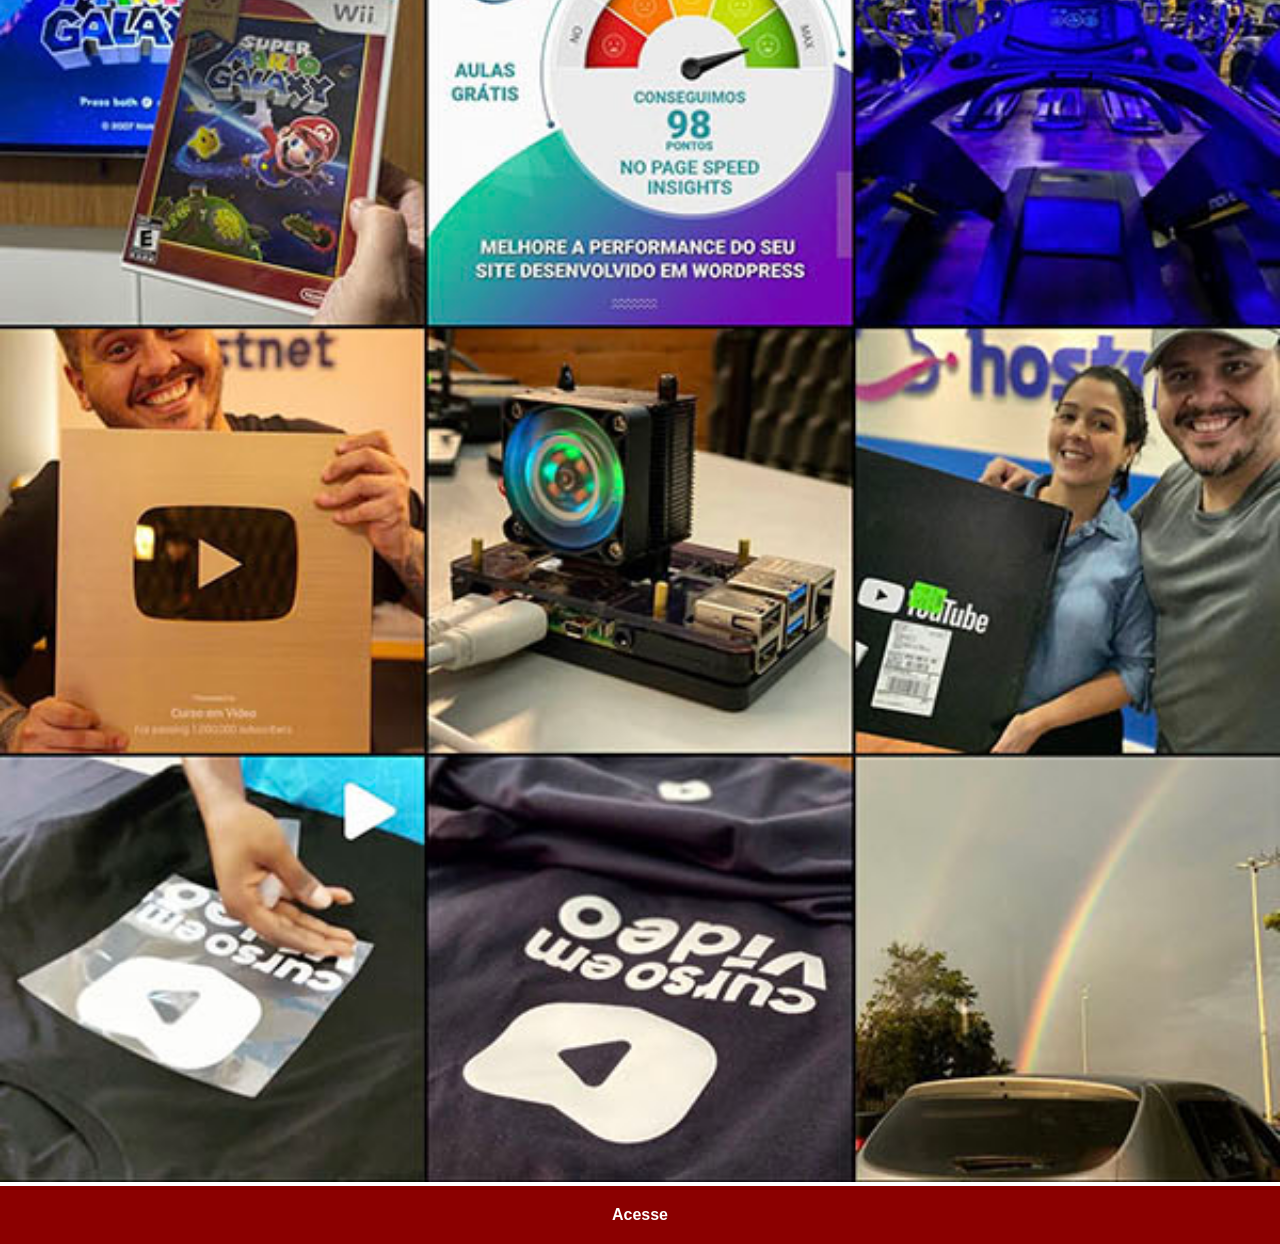
<file: instagram.html>
<!DOCTYPE html>
<html lang="en">
<head>
    <meta charset="UTF-8">
    <meta name="viewport" content="width=device-width, initial-scale=1.0">
    <title>Document</title>
    <link rel="stylesheet" href="estilos/social.css">
</head>
<body>
    <img src="imagens/tela-instagram.jpg" alt="Instagram">
    <a href="" target="_blank">Acesse</a>
    
</body>
</html>
</file>
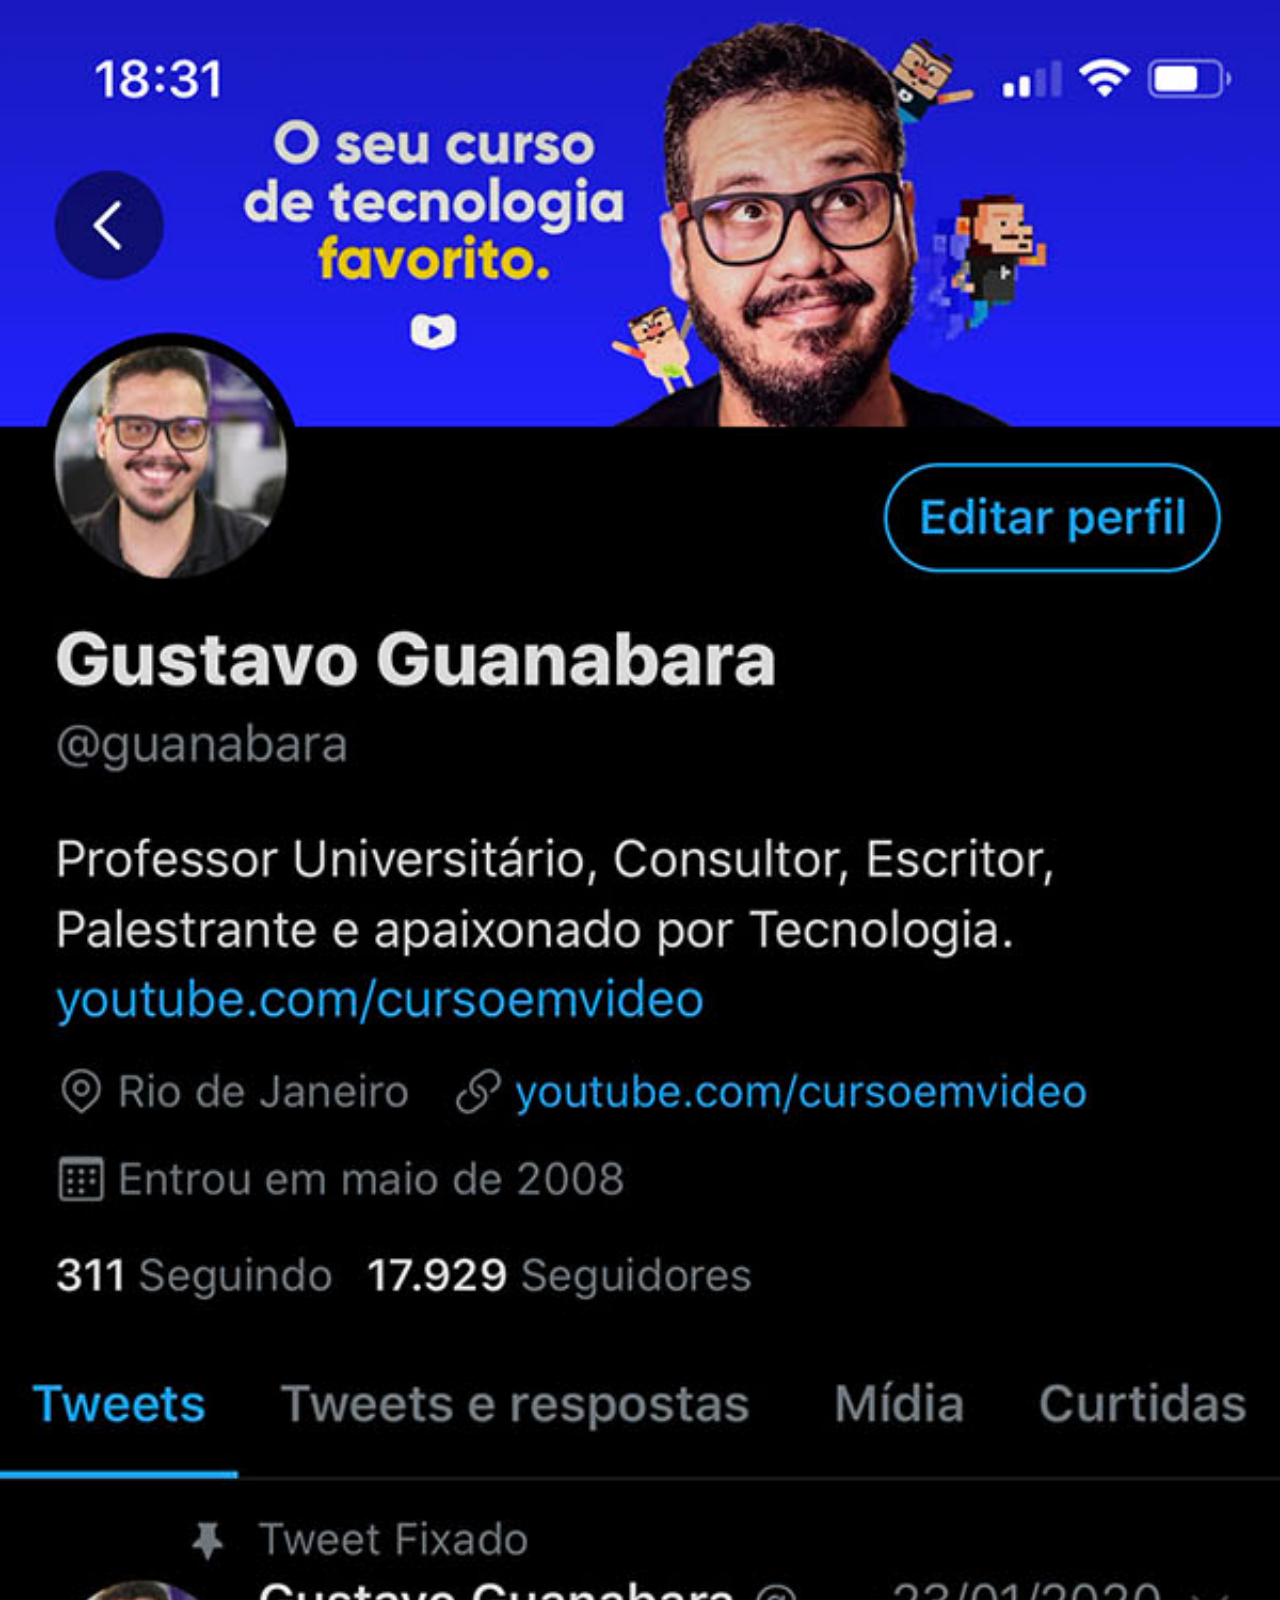
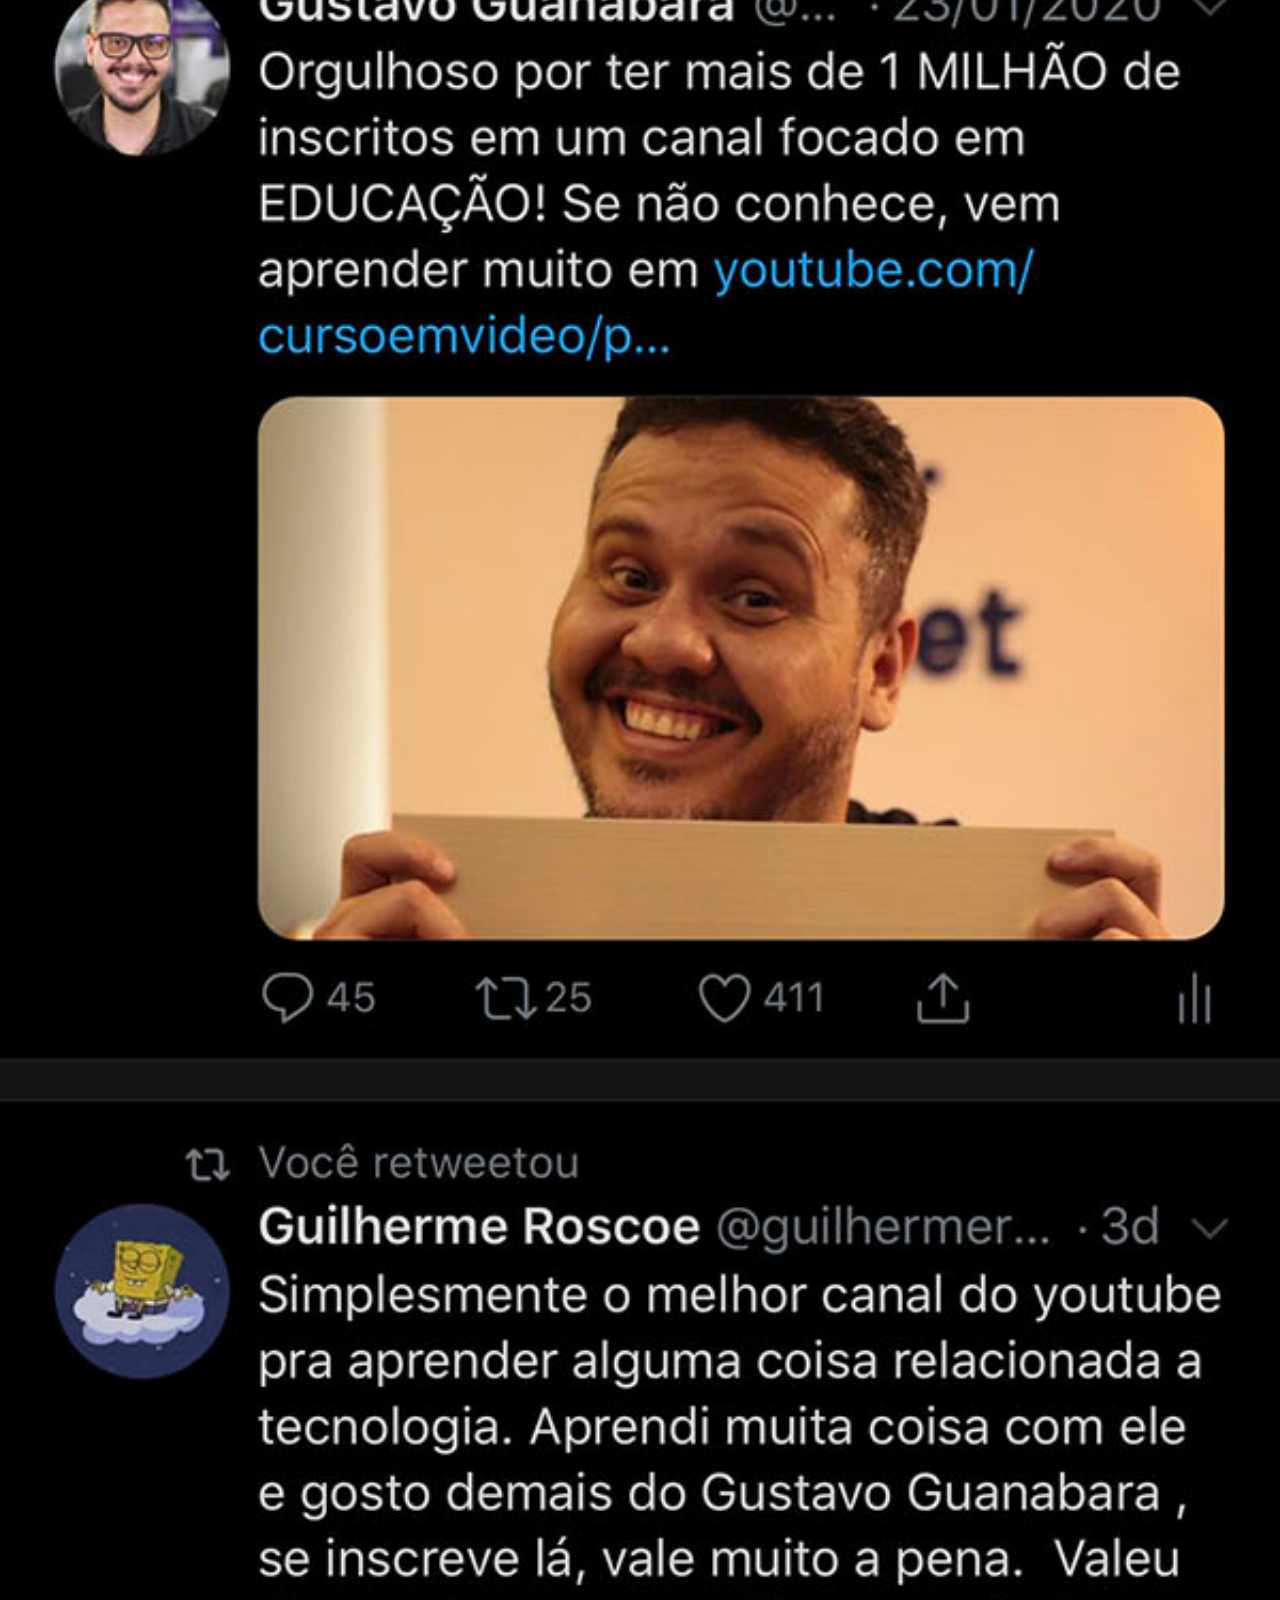
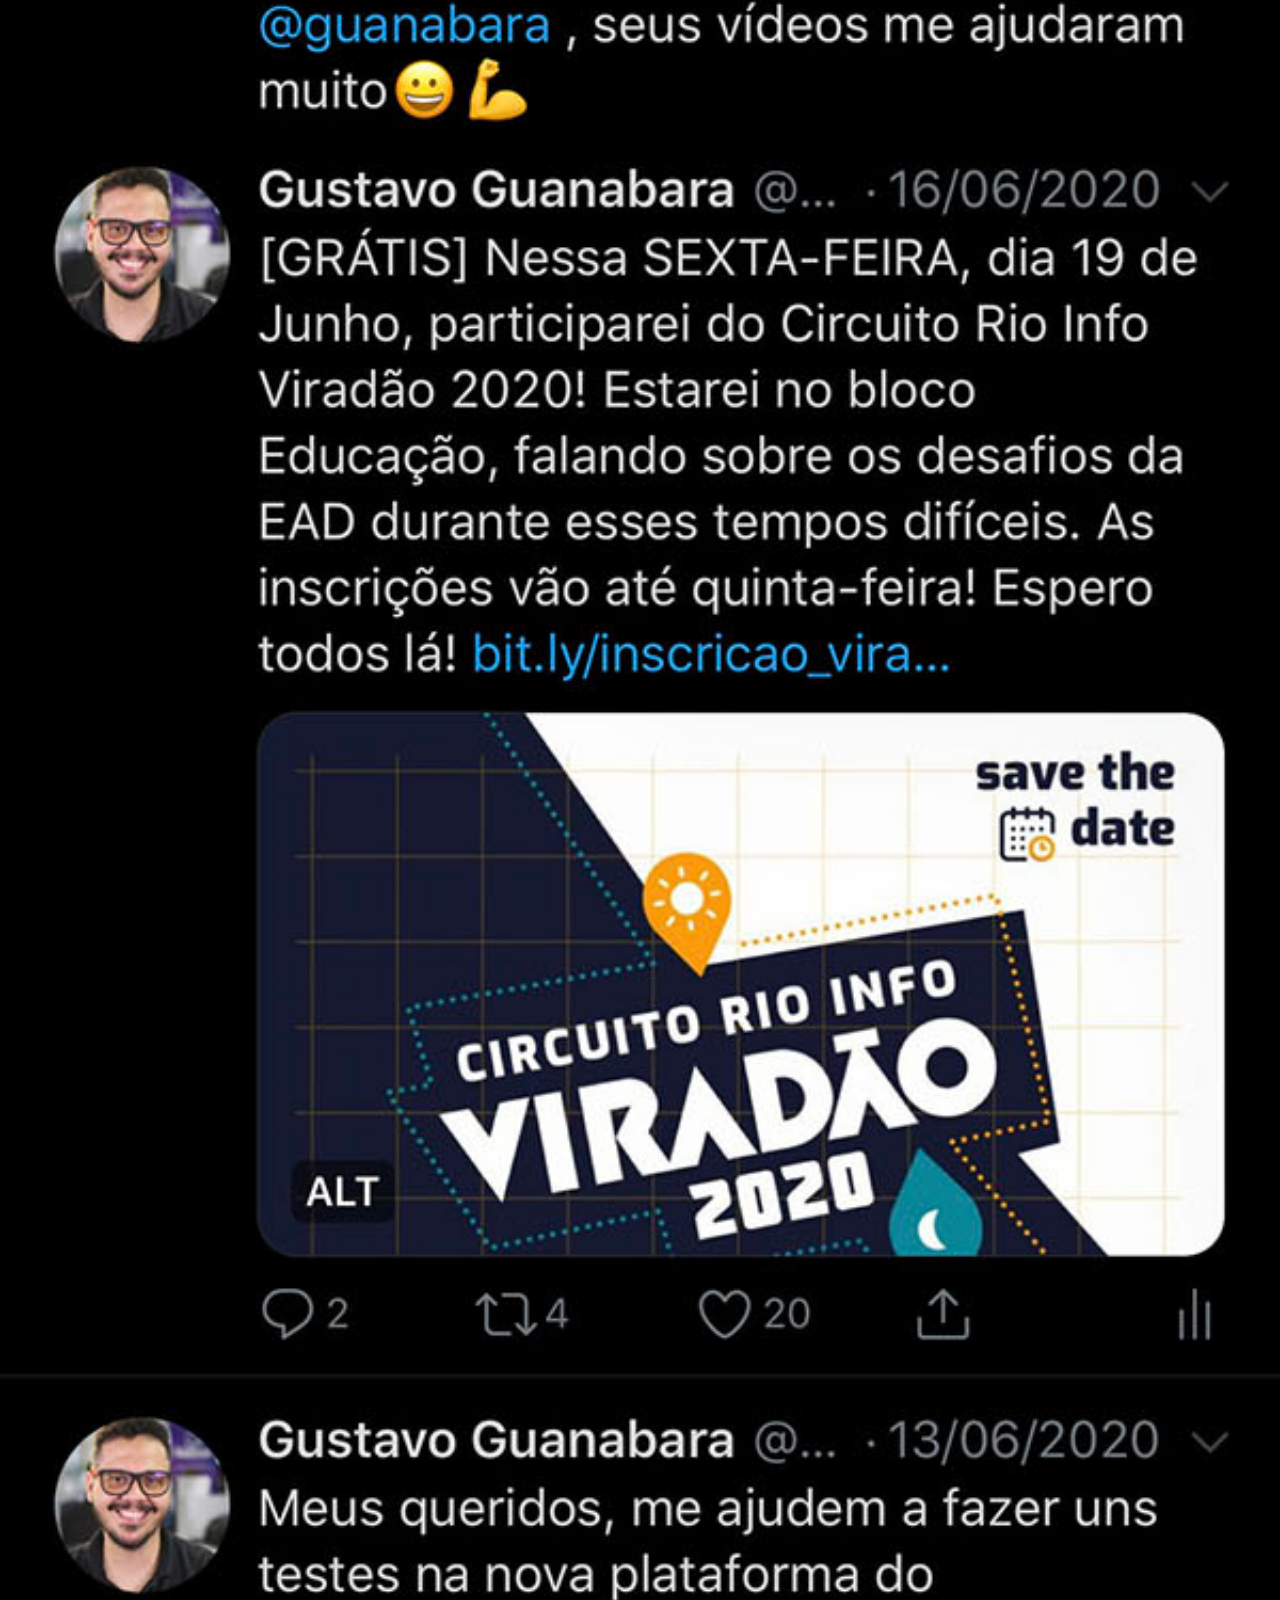
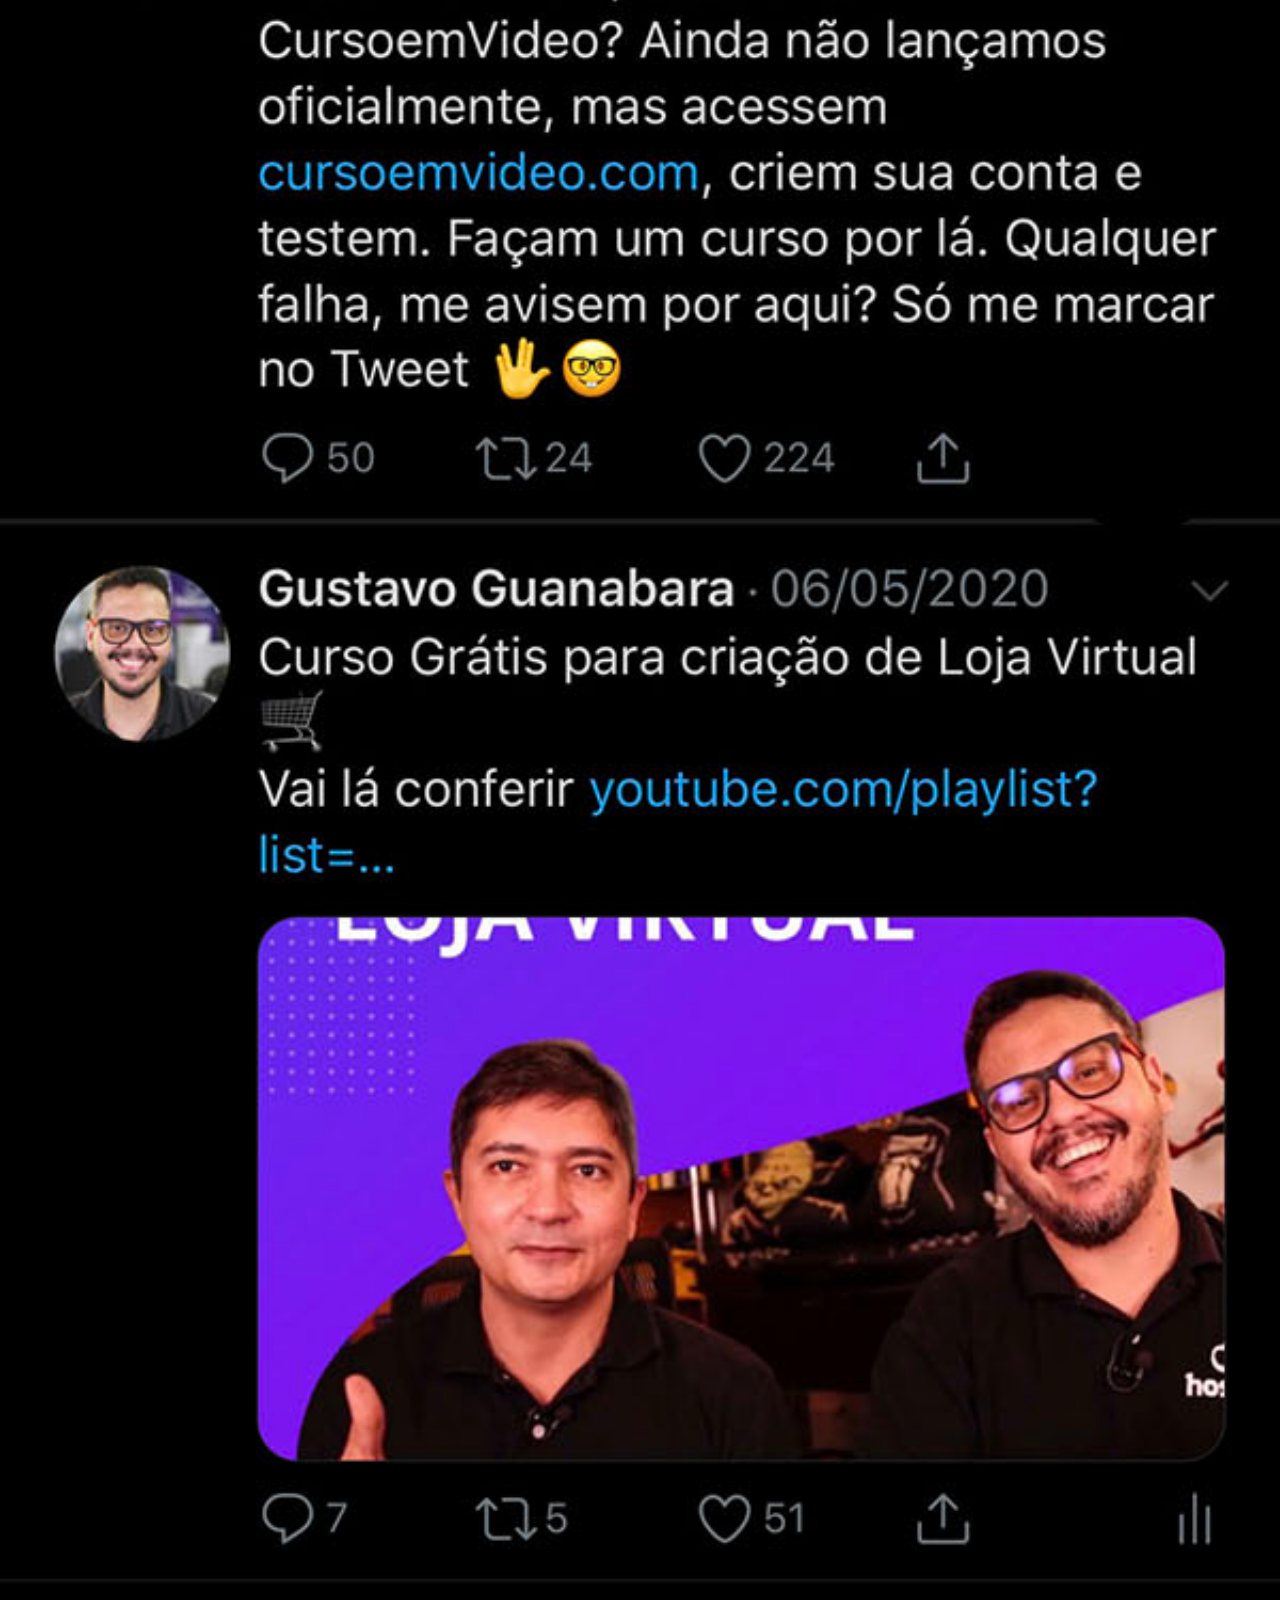
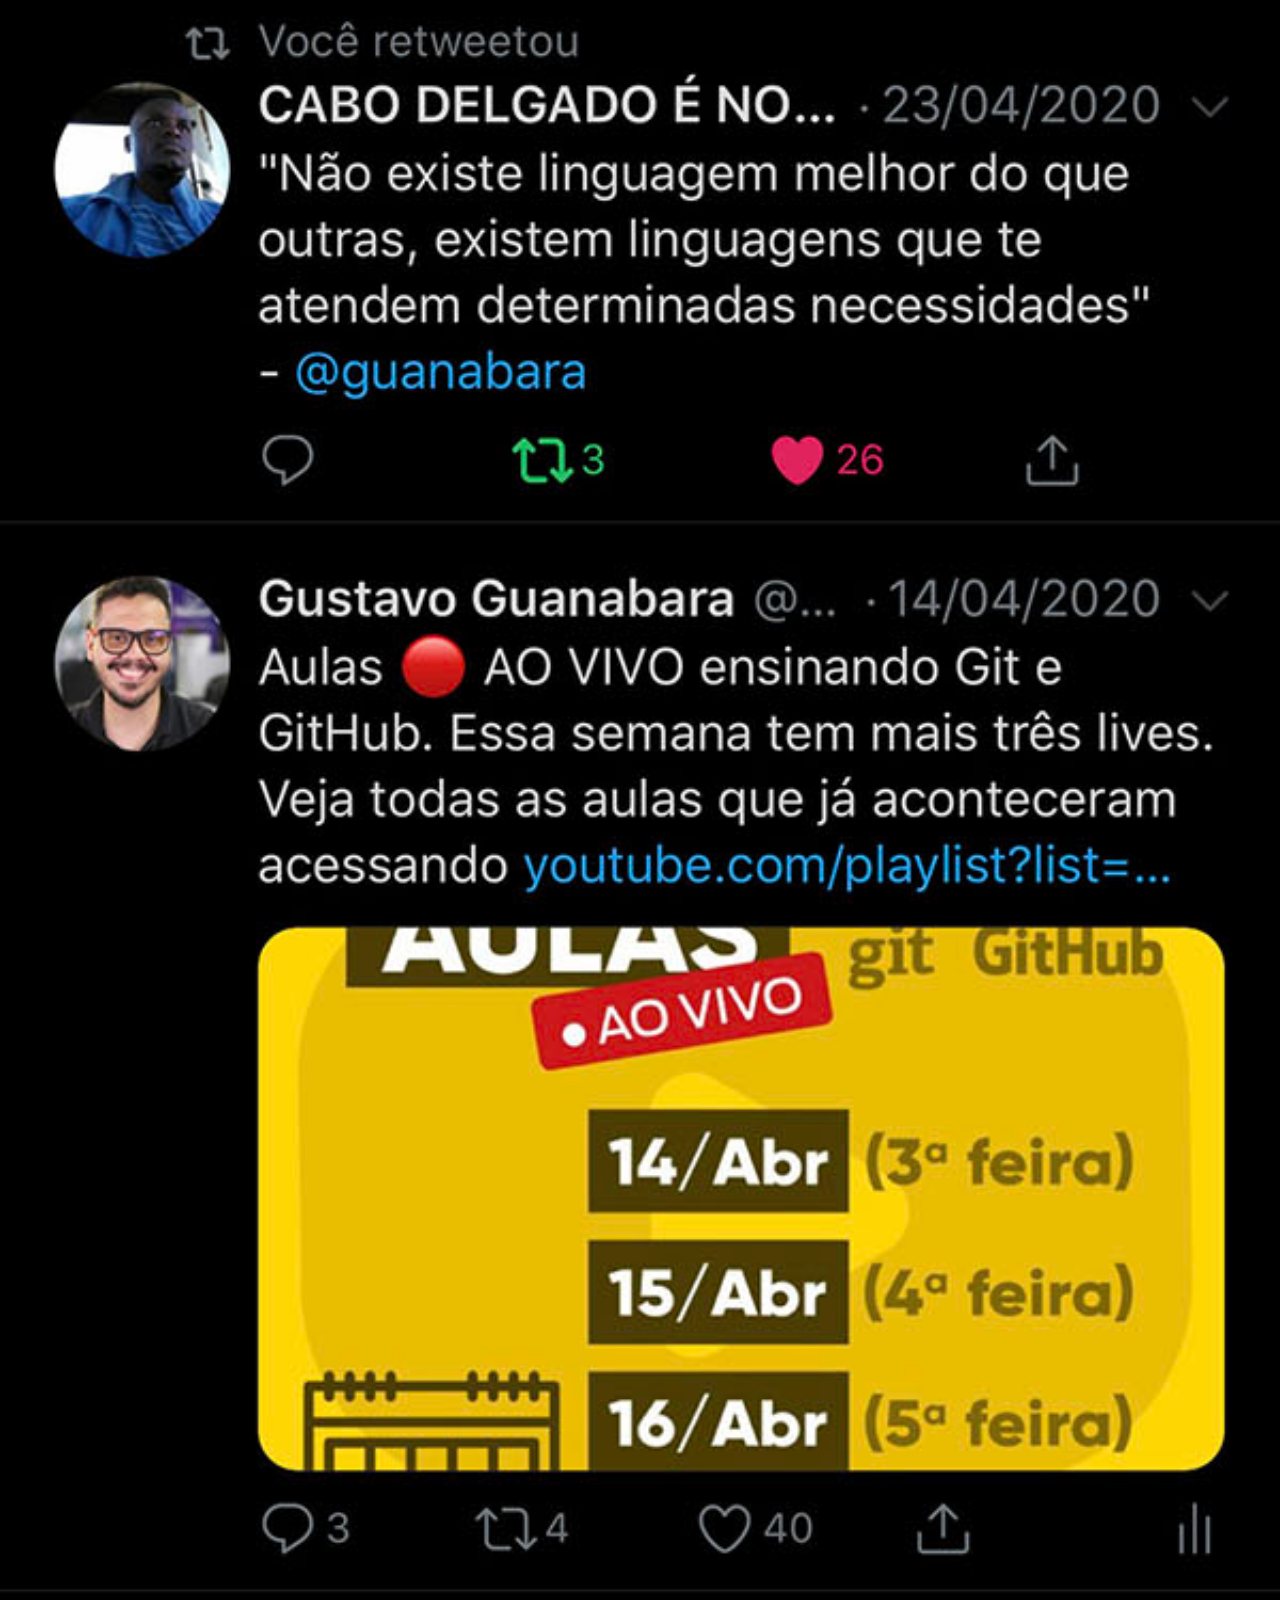
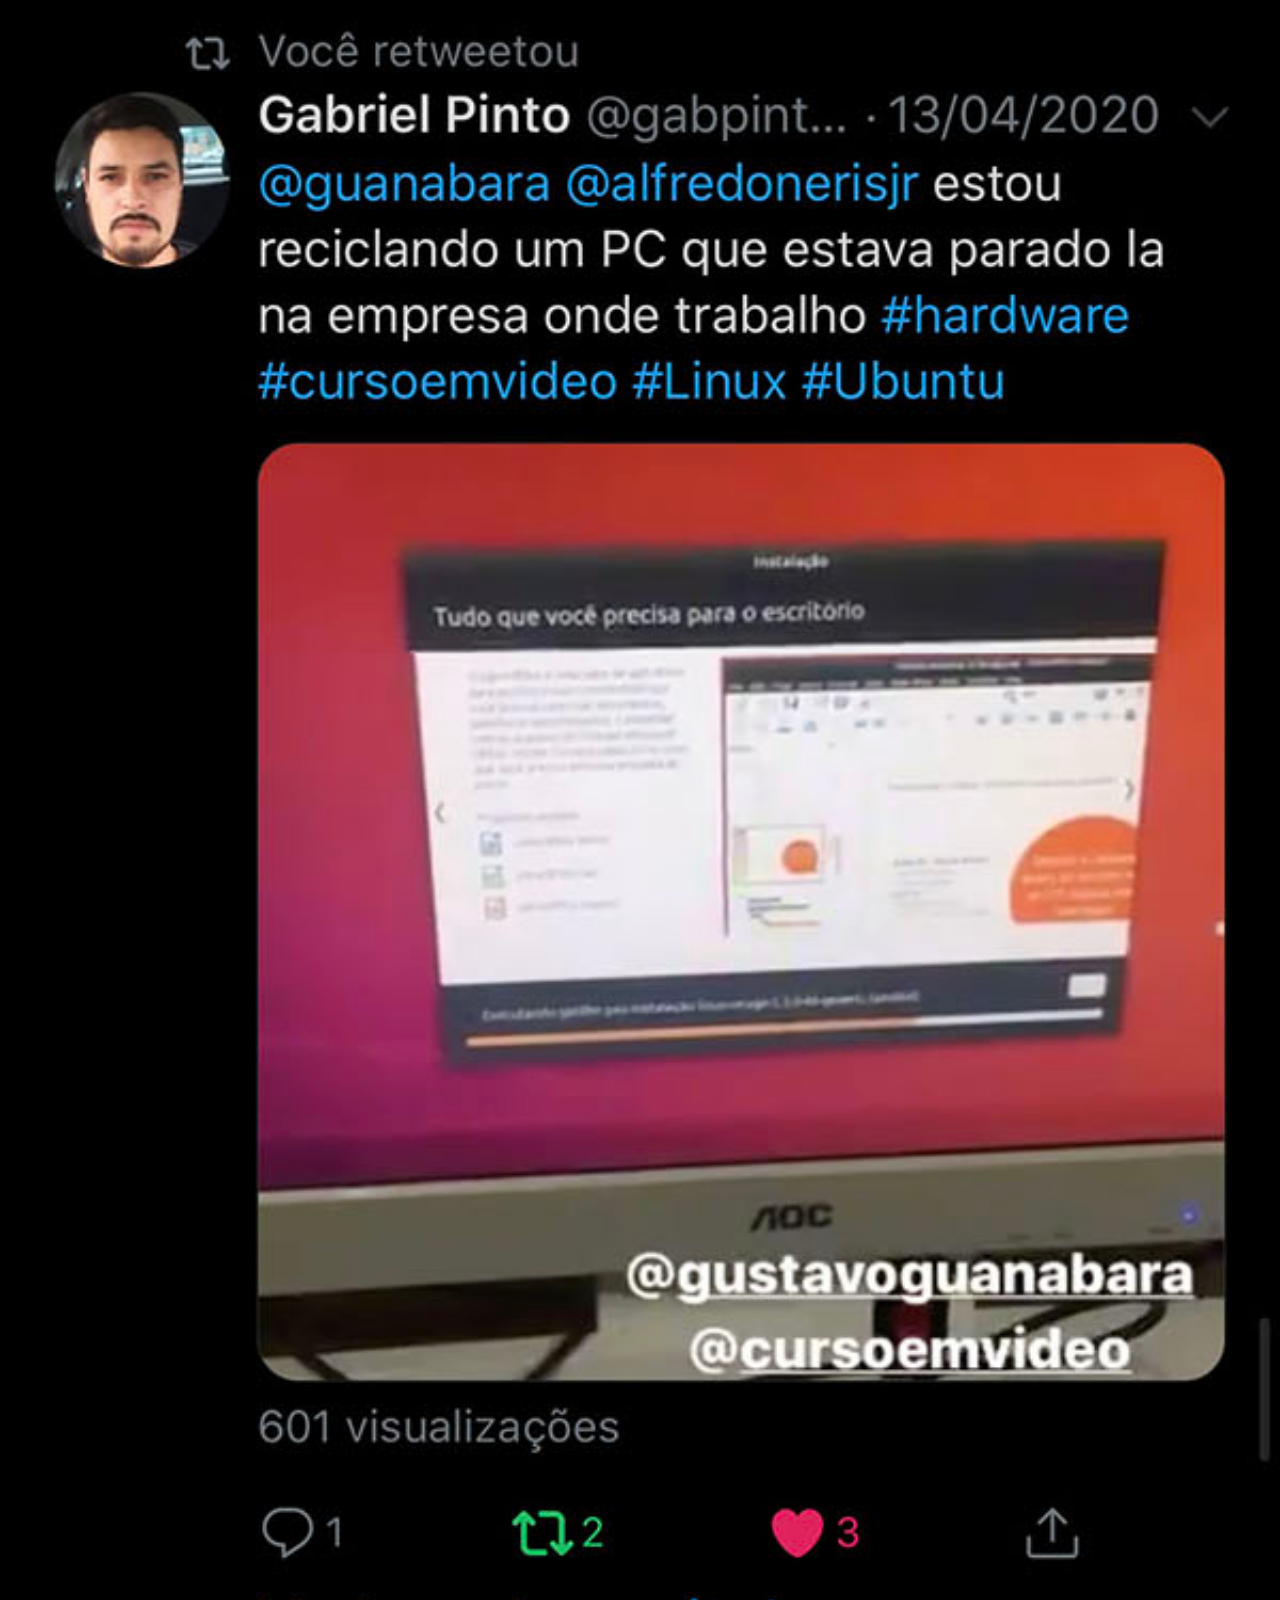
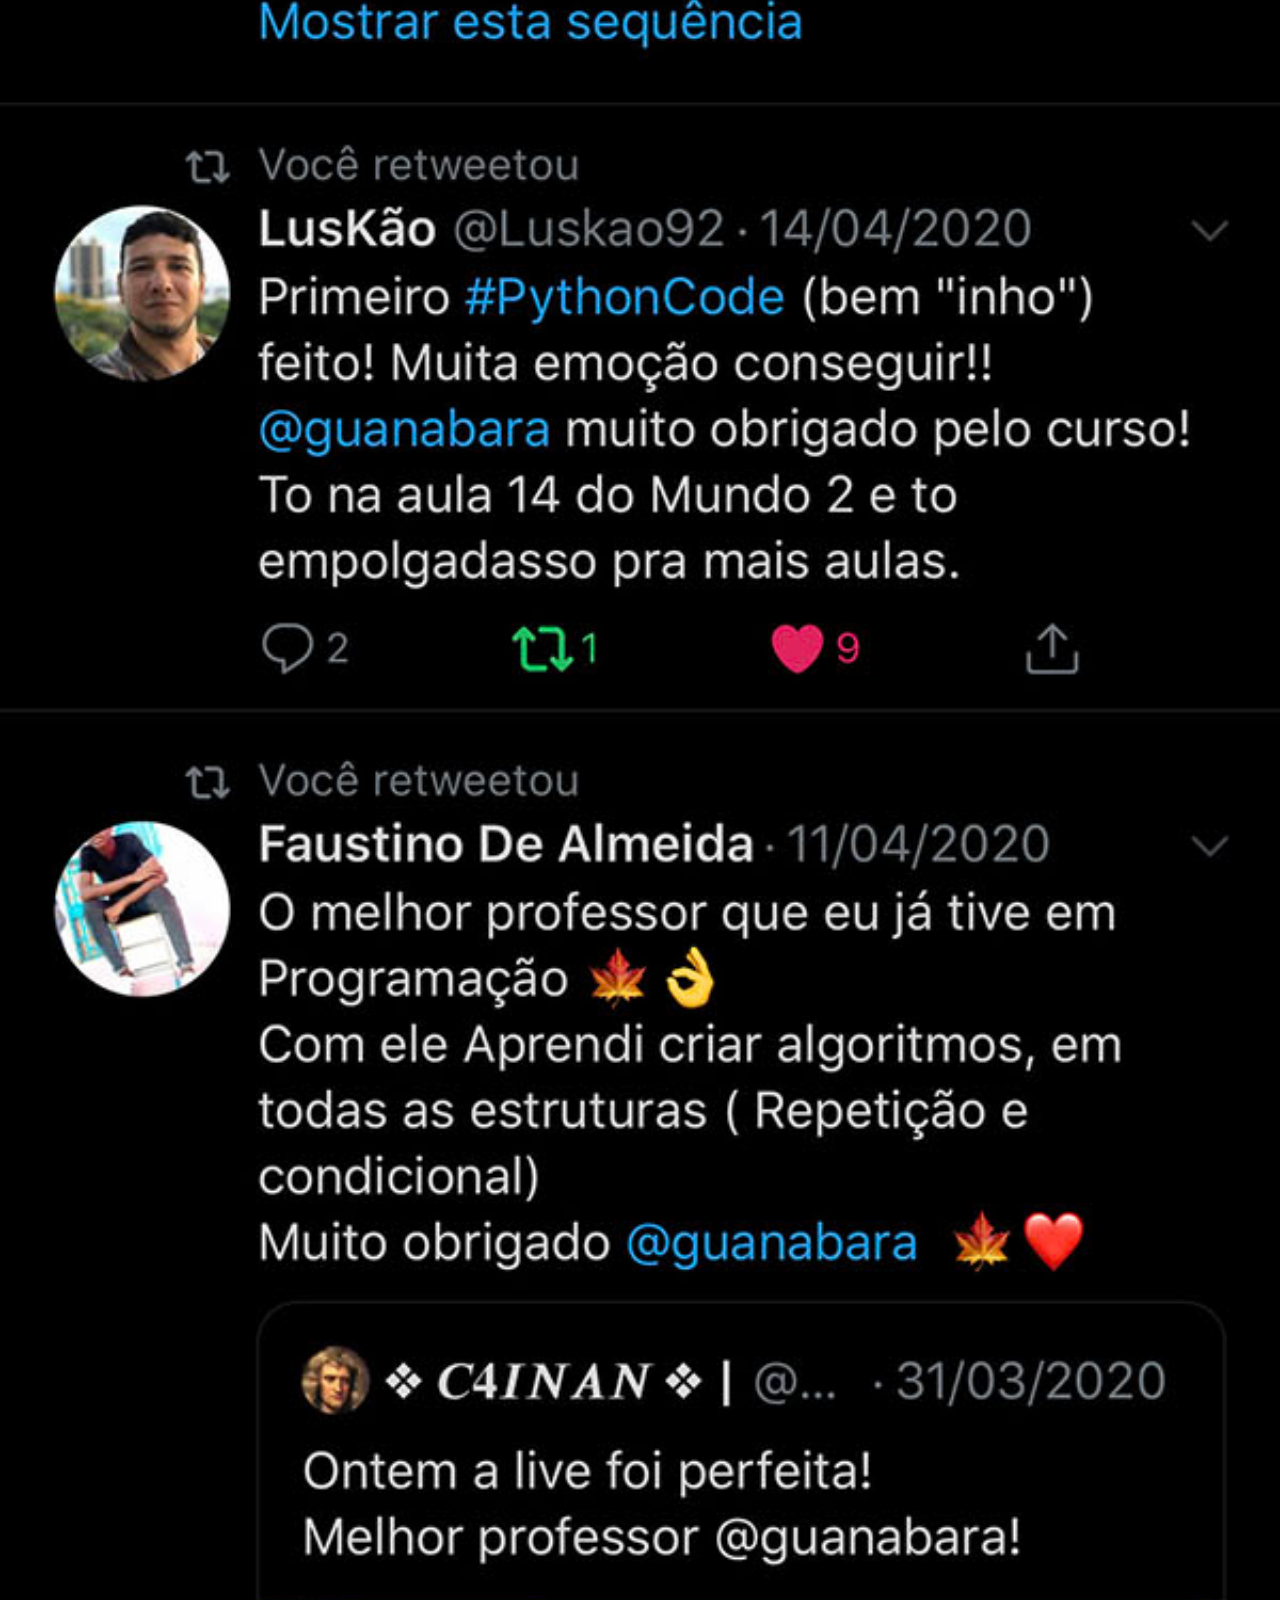
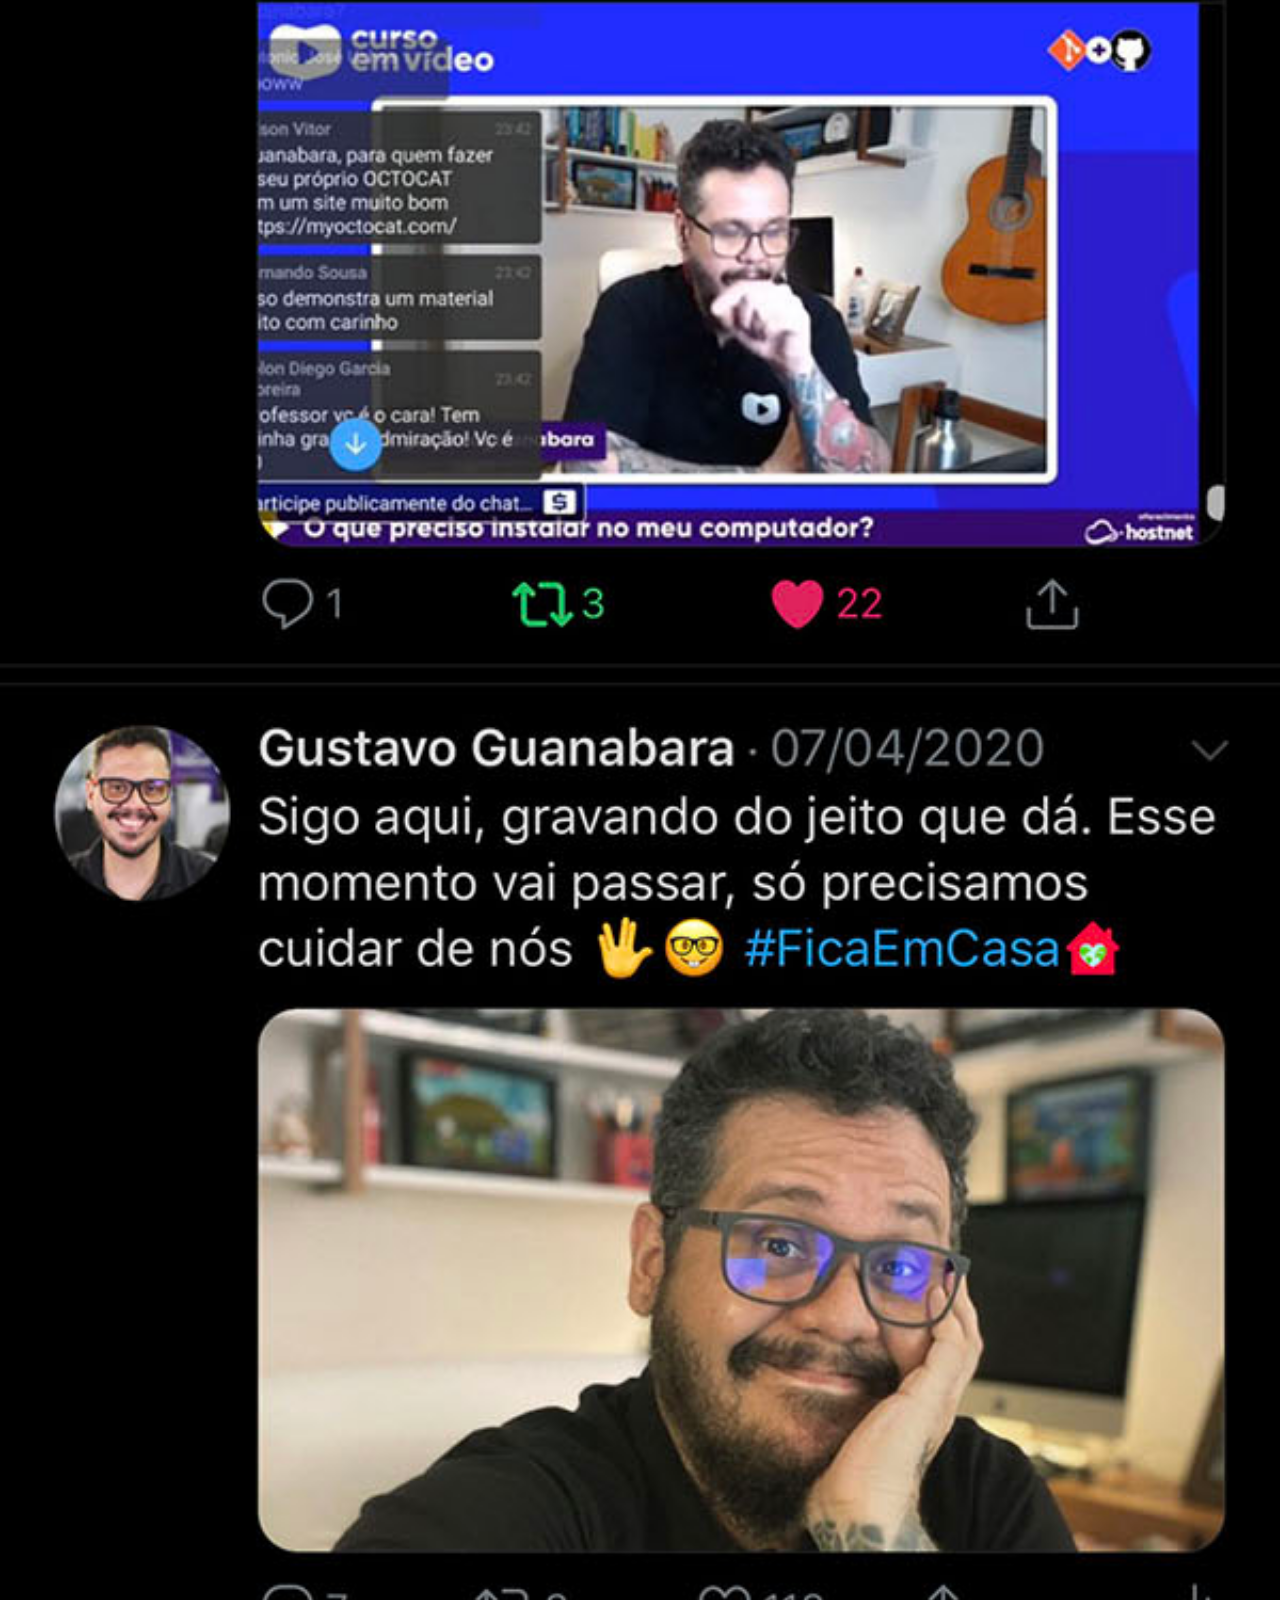
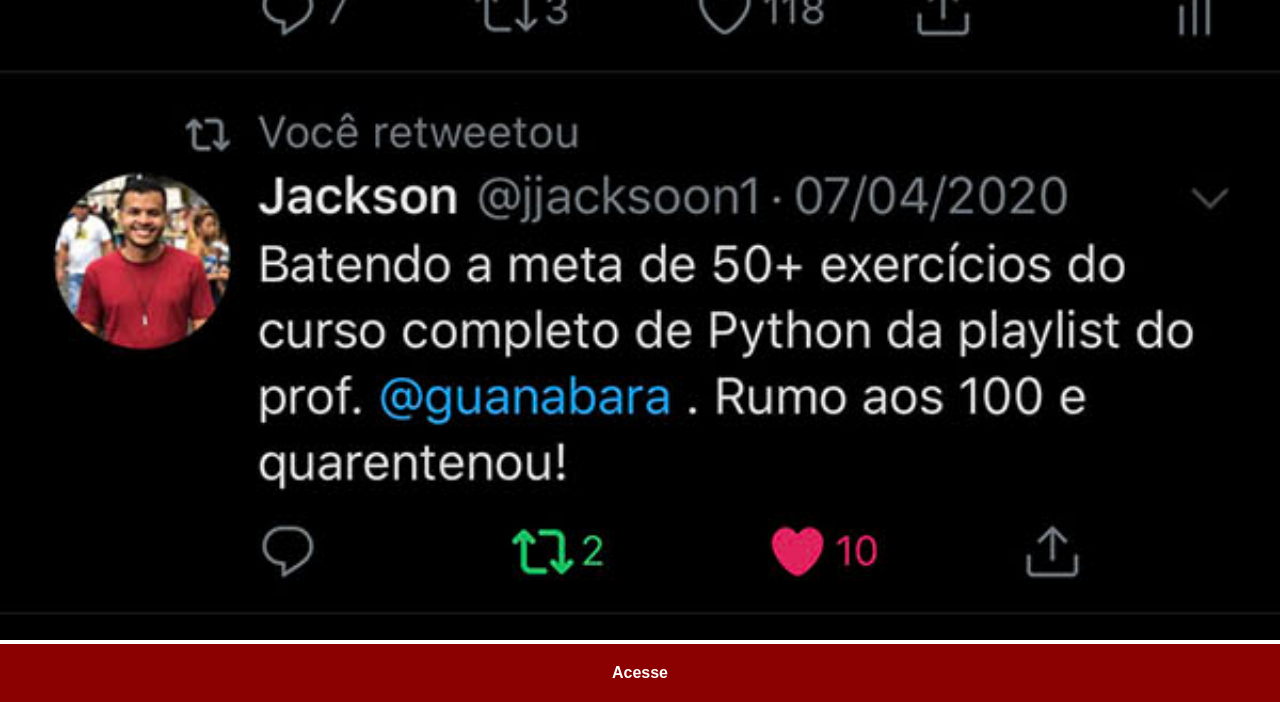
<file: twitter.html>
<!DOCTYPE html>
<html lang="en">
<head>
    <meta charset="UTF-8">
    <meta name="viewport" content="width=device-width, initial-scale=1.0">
    <title>Twiter</title>
    <link rel="stylesheet" href="estilos/social.css">
</head>
<body>
    <img src="imagens/tela-twitter.jpg" alt="Twiter">
    <a href="https://x.com/guanabara" target="_blank">Acesse</a>
    
</body>
</html>
</file>
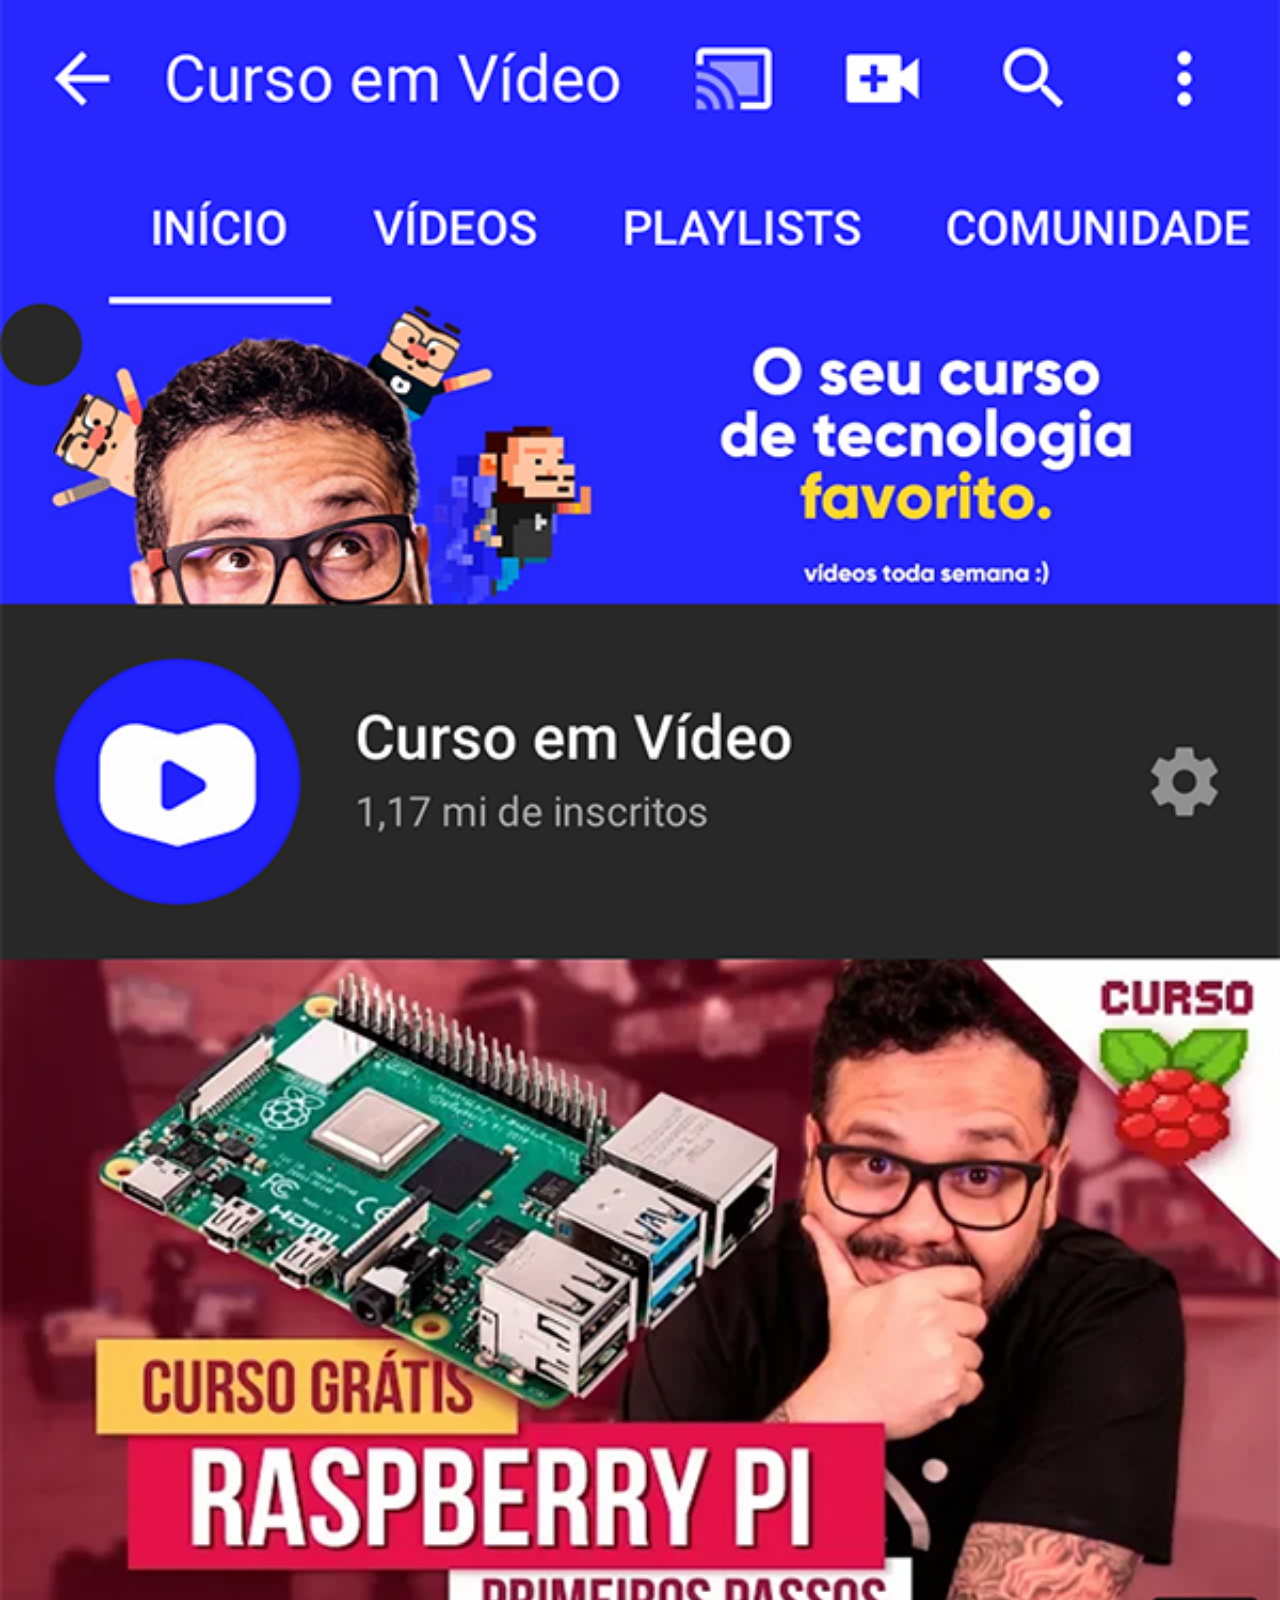
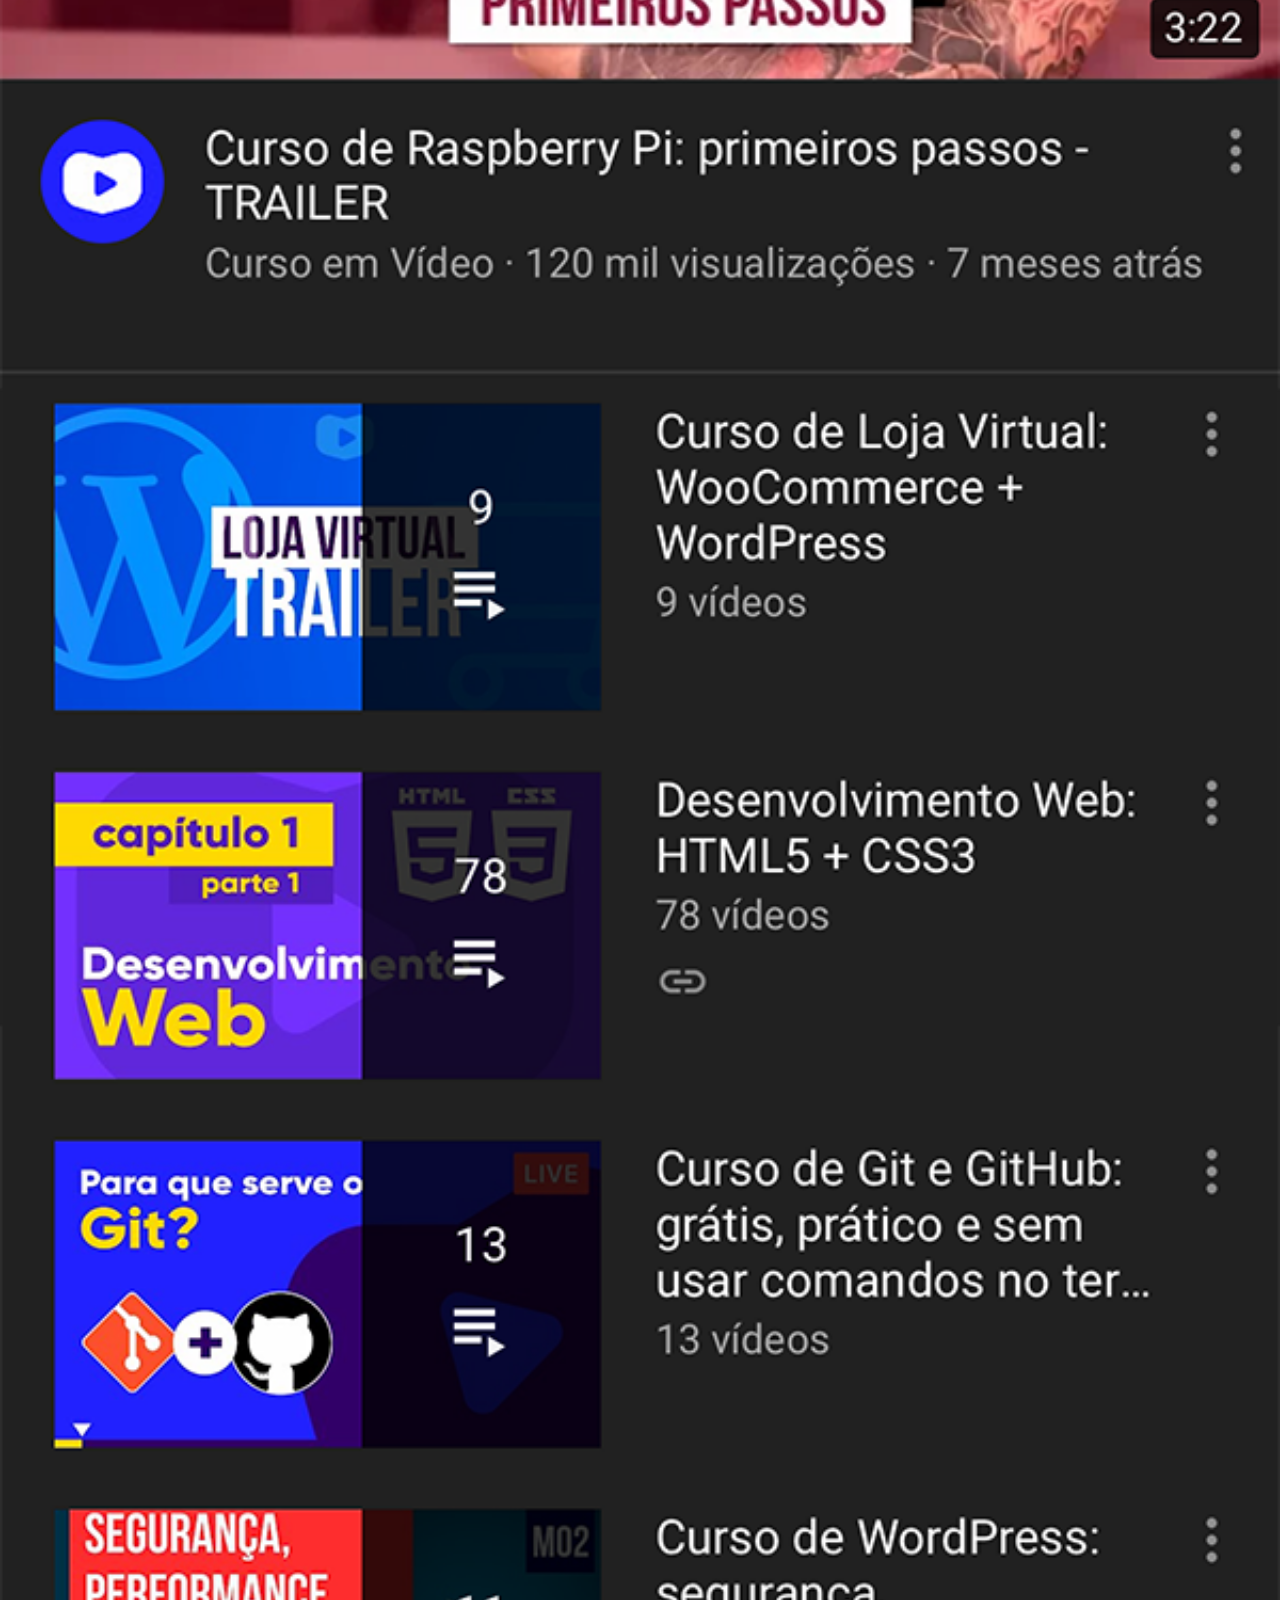
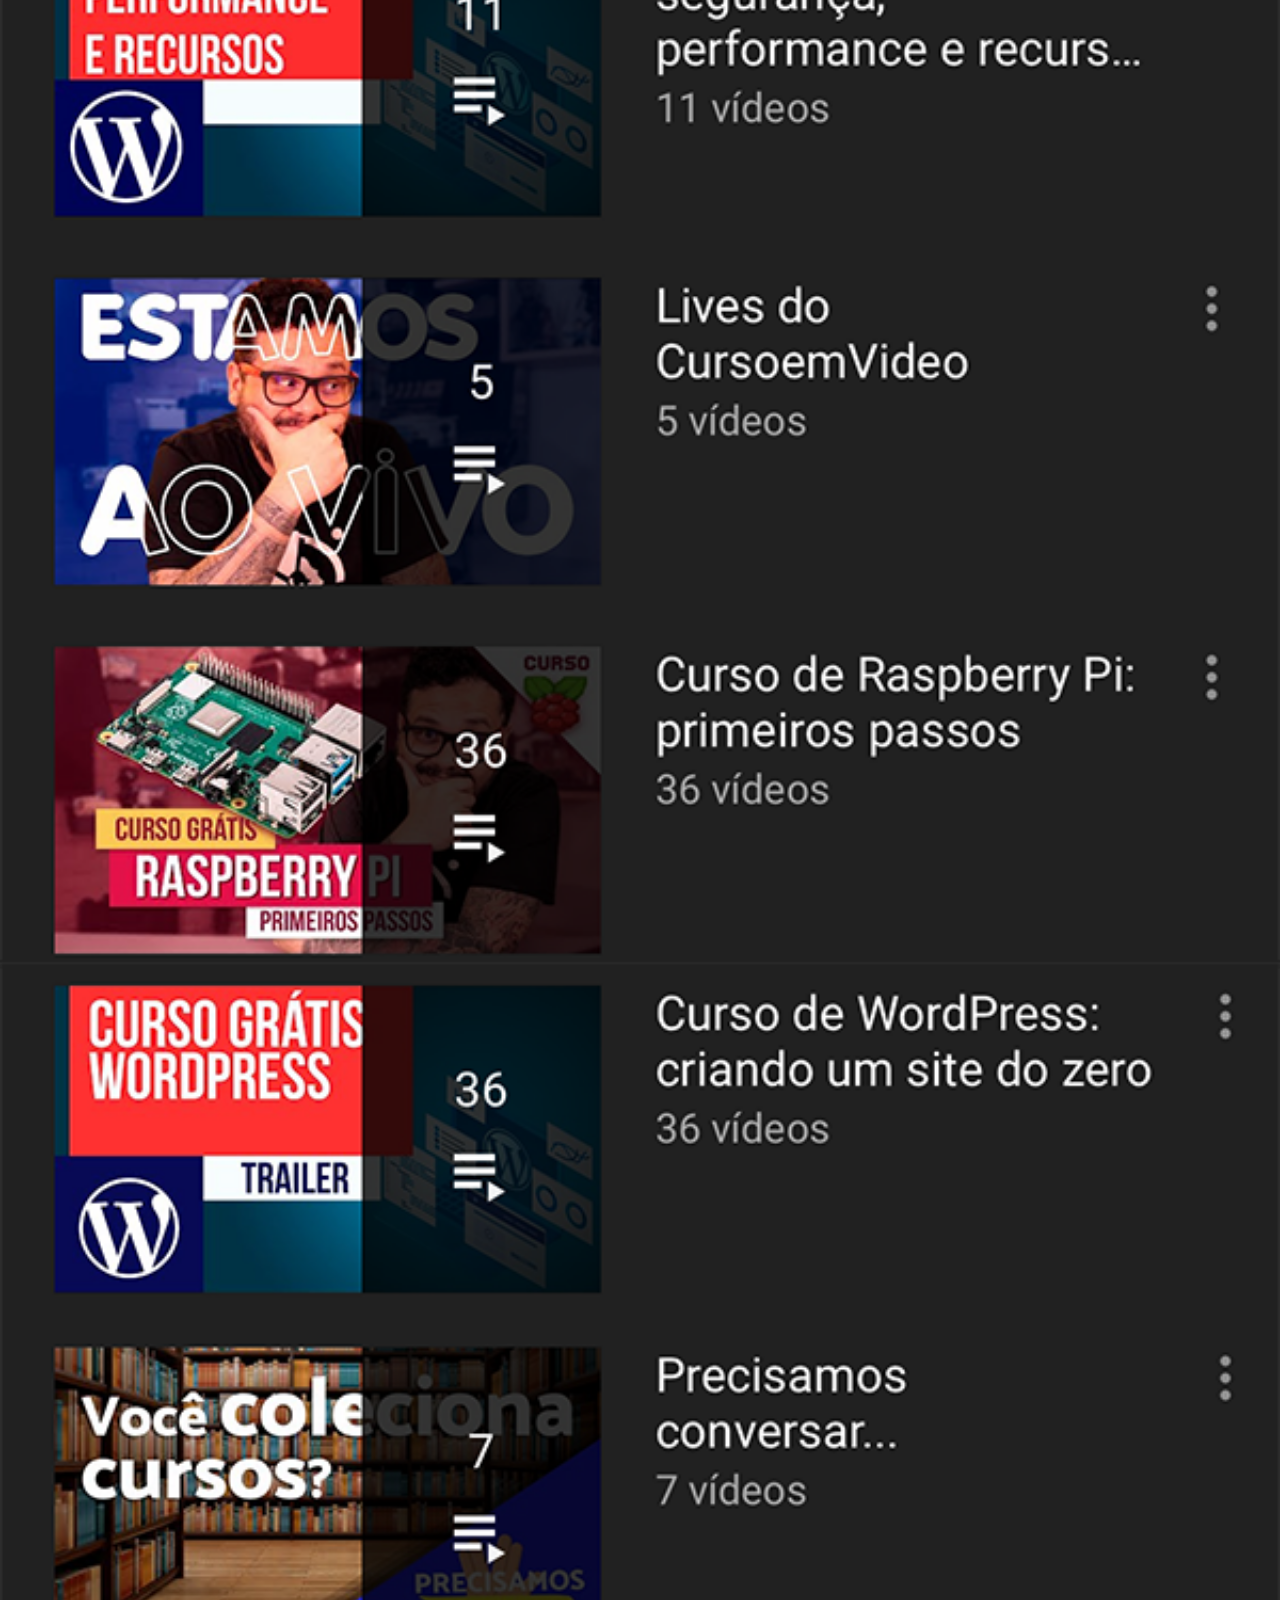
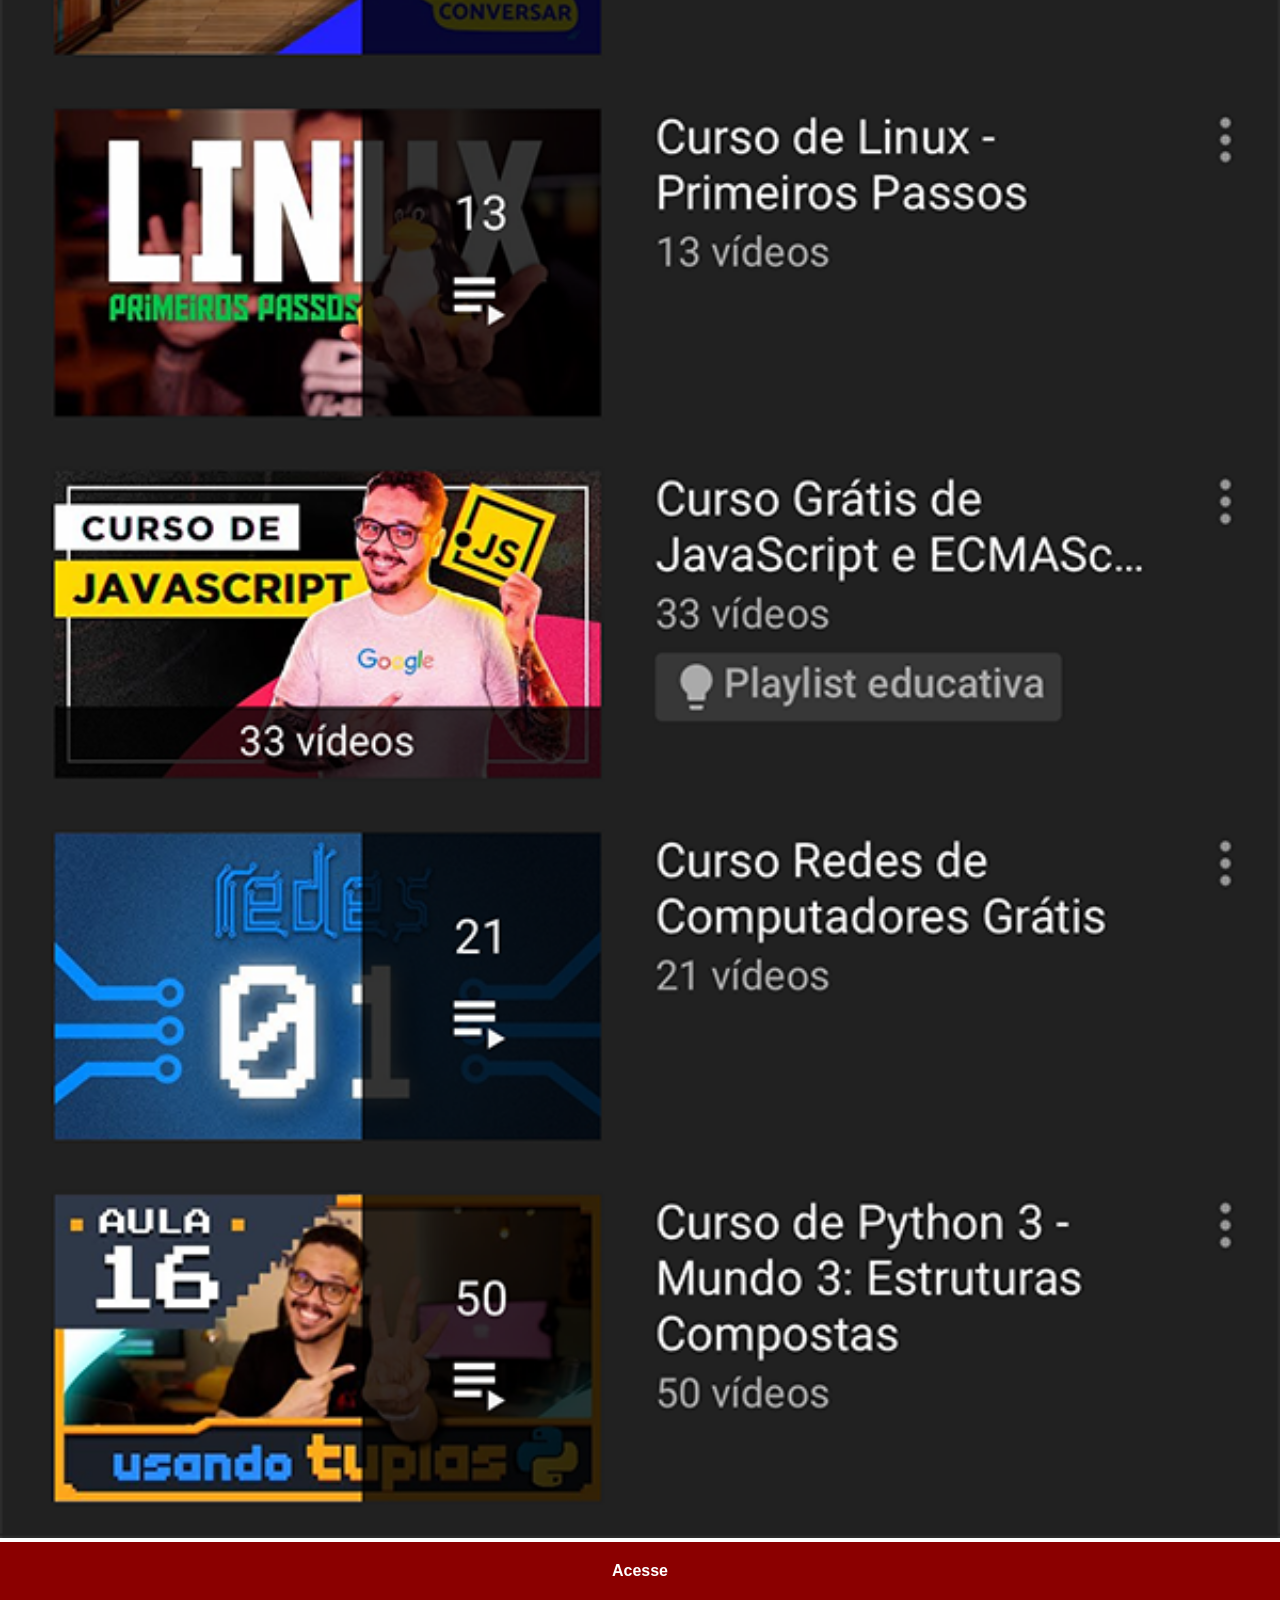
<file: youtube.html>
<!DOCTYPE html>
<html lang="pt-br">
<head>
    <meta charset="UTF-8">
    <meta name="viewport" content="width=device-width, initial-scale=1.0">
    <title>Youtube</title> 
    
    <link rel="stylesheet" href="estilos/social.css">
</head>
<body>
    <img src="imagens/tela-youtube.png" alt="Youtube">
    
    <a href="https://www.youtube.com/@cursoemvideo/playlists" target="_blank">Acesse</a>
    
</body>
</html>
</file>
<file: estilos/style.css>
@charset "UTF-8";

* {
    margin: 0PX;
    padding: 0px;
    font-family: Arial, Helvetica, sans-serif;
}
html, body {
    height: 100vh;/*altura total*/
    width: 100vw;/*largura total*/
    background-color: black;
}
body {
    background: url('../imagens/fundo-madeira.jpg') no-repeat top center;
    background-size: cover;
    background-attachment: fixed;

}

main {
    position: relative;
    height: 100vh;
    
}

section#telefone {
    position: absolute;
    top: 50%;
    left: 50%;
    transform: translate(-50%, -50%);
    height: 627px;
    width: 311px;
    
    background: url('../imagens/frame-iphone.png') no-repeat;
}
iframe#tela {
    position: relative;
    top: 80px;
    left: 22px;
    width: 267px;
    height: 471px;
}
section#redes-sociais {
    text-align: right;
}

section#redes-sociais > a > img {
    width: 50px;
    margin: 10px;
    border-radius: 50%;
    box-shadow: 2px, 2px, 5px, rgba(0, 0, 0, 0.400);
    box-sizing: border-box;
}
section#redes-sociais img:hover {
    border: 2px solid rgba(255, 255, 255, 0.637);
    transform: translate(-3px, -3px);
    box-shadow: 5px 5px 10px rgba(0, 0, 0, 0.623);
    transition: transform .5s, border 1s;
}
</file>
<file: estilos/social.css>
@charset "UTF-8";
* {
    margin: 0px;
    padding: 0px;
    font-family: Arial, Helvetica, sans-serif;
}
::-webkit-scrollbar {
    width: 0px;/*largura*/ 
    height: 0px;/*altura*/
}
img {
    width: 100vw;/*largura*/
            
 }
a {
    display: block;
    background-color: darkred;
    color: white;
    padding: 20px;
    text-align: center;
    font-weight: bolder;
    text-decoration: none;
}
a:hover {
    background-color: red;
 }
</file>
